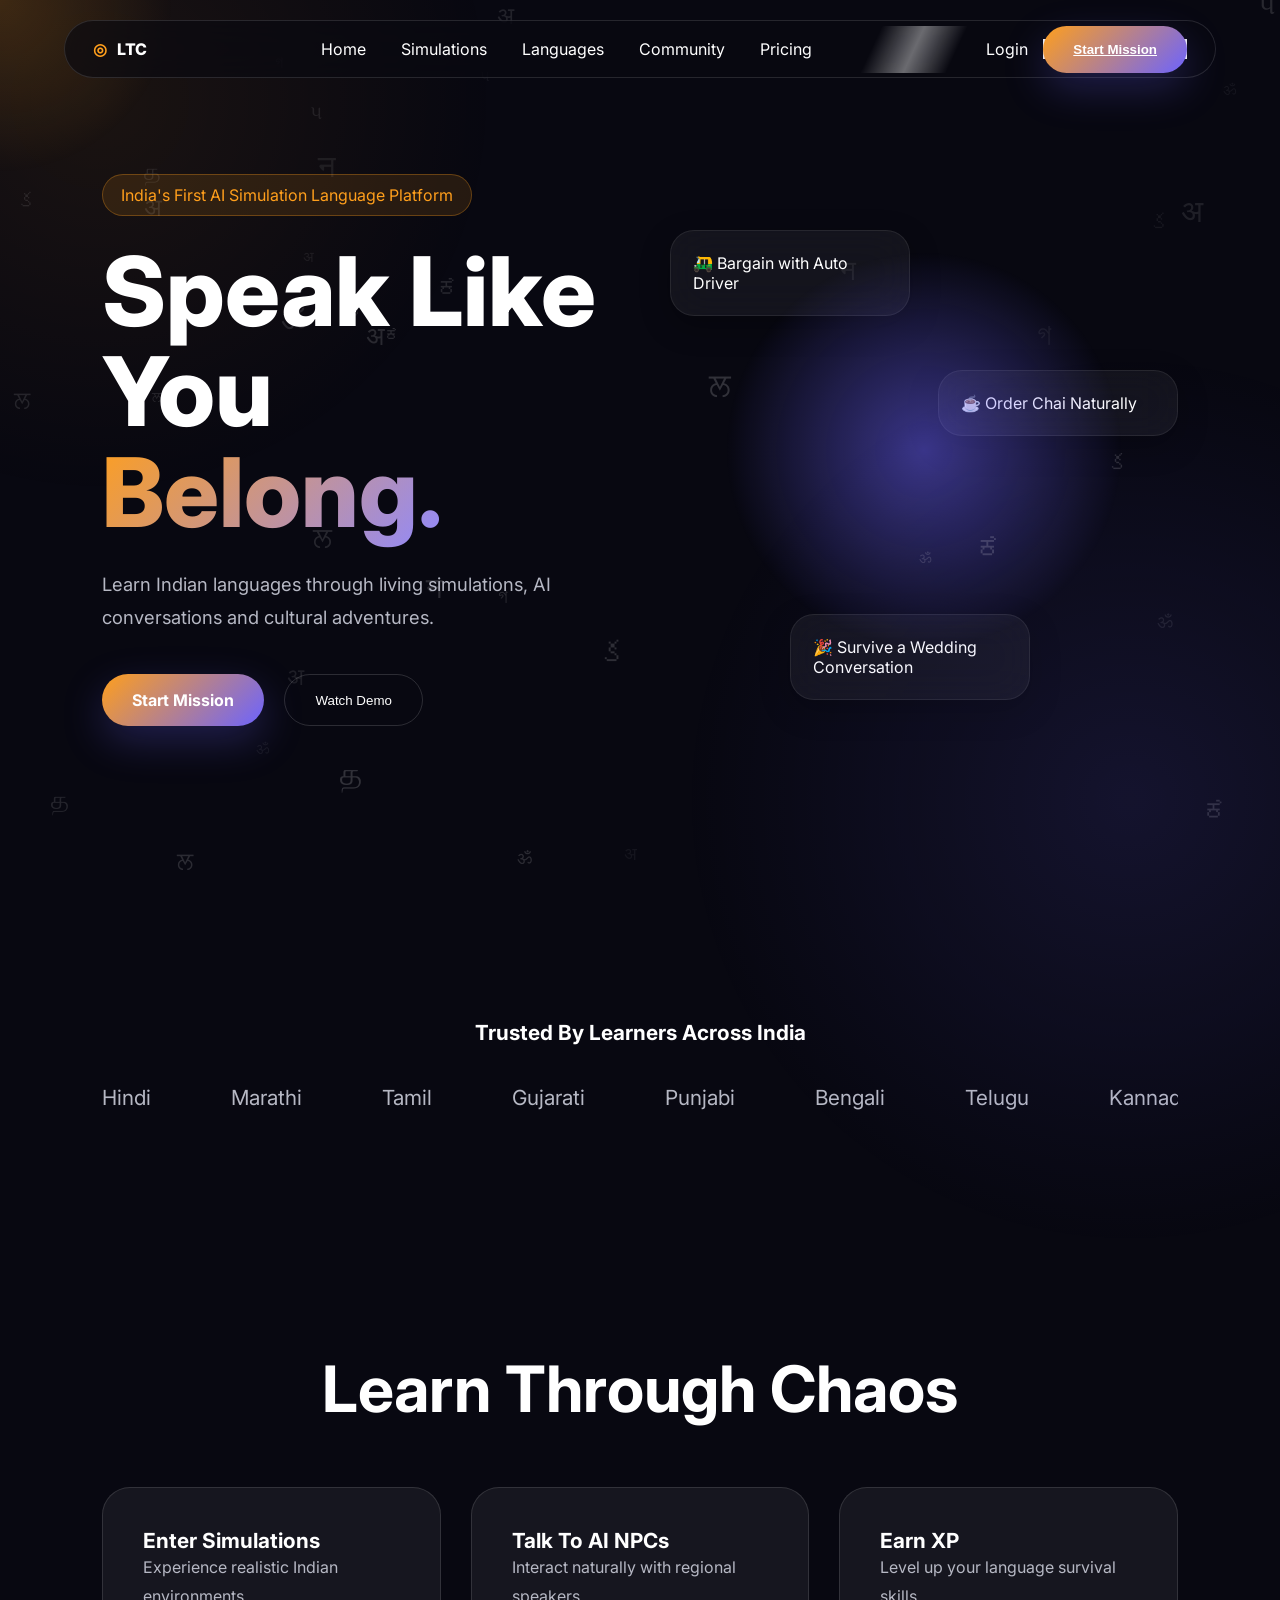
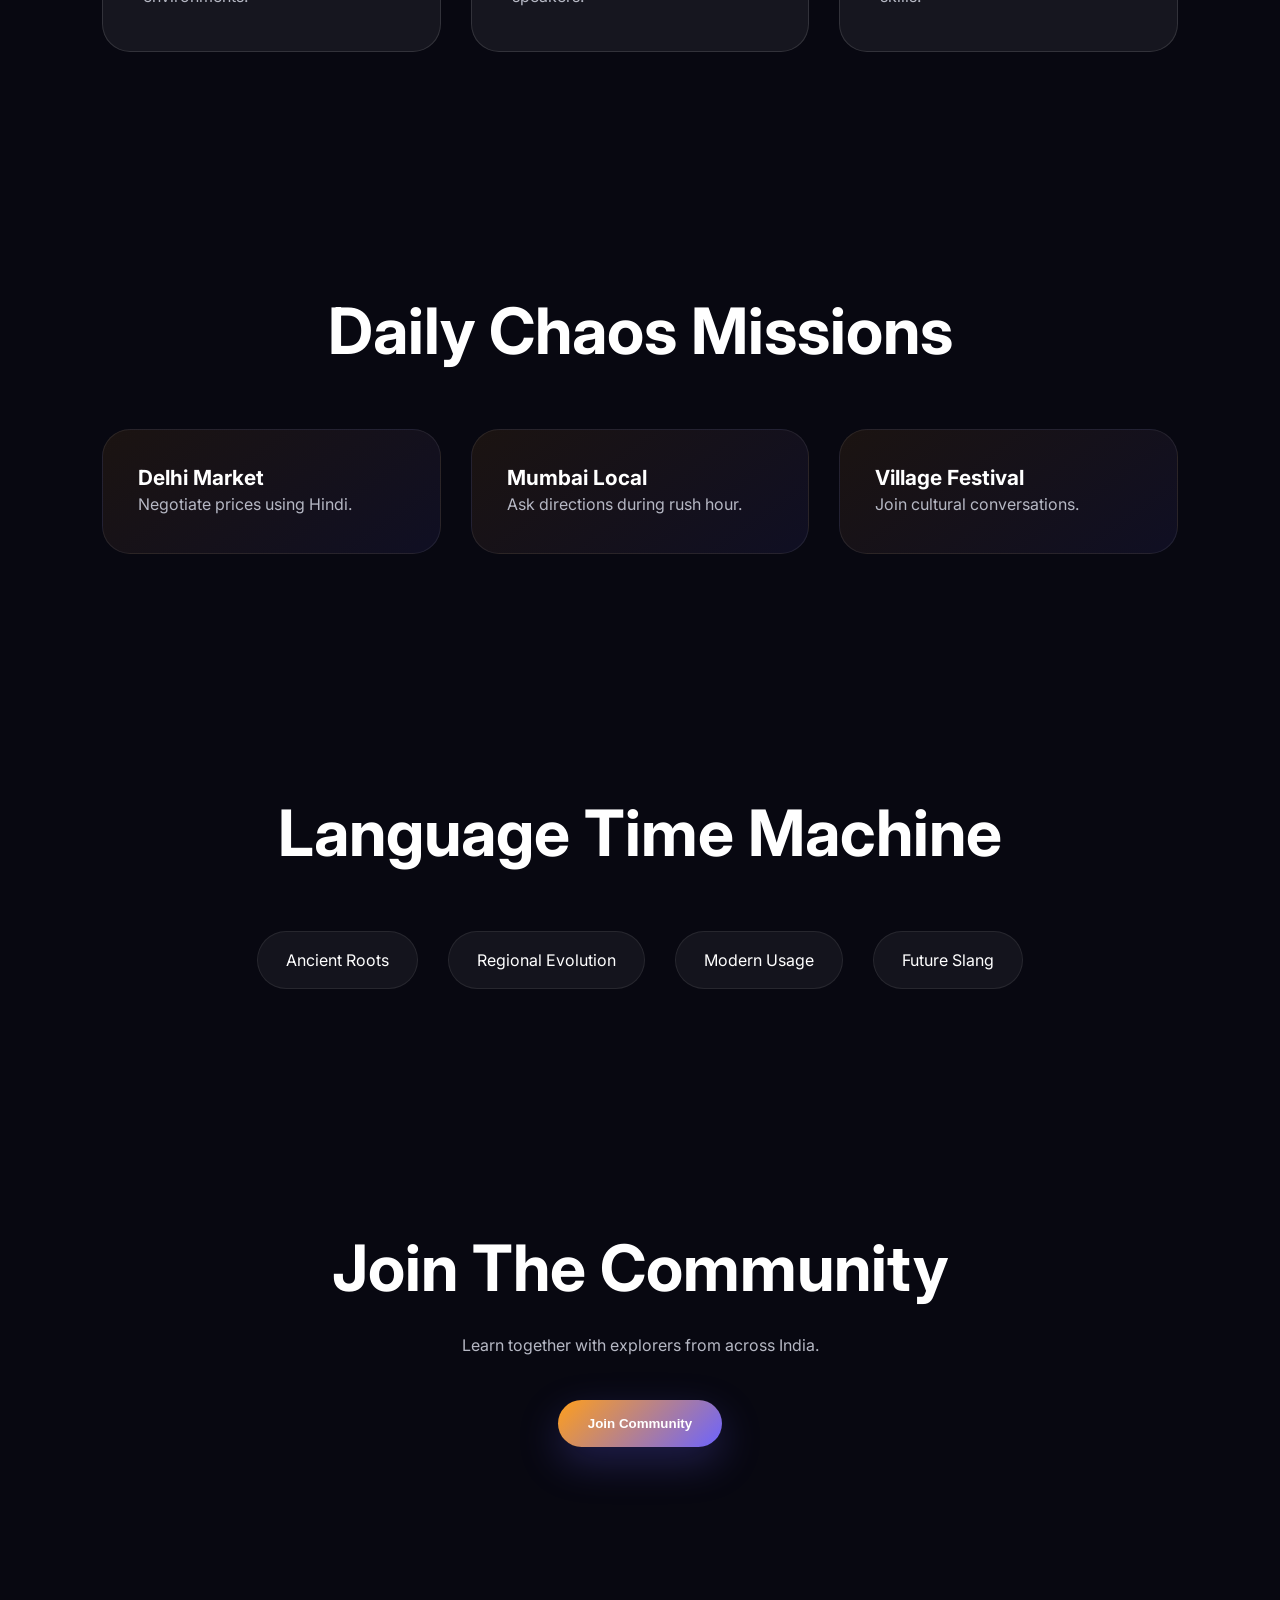
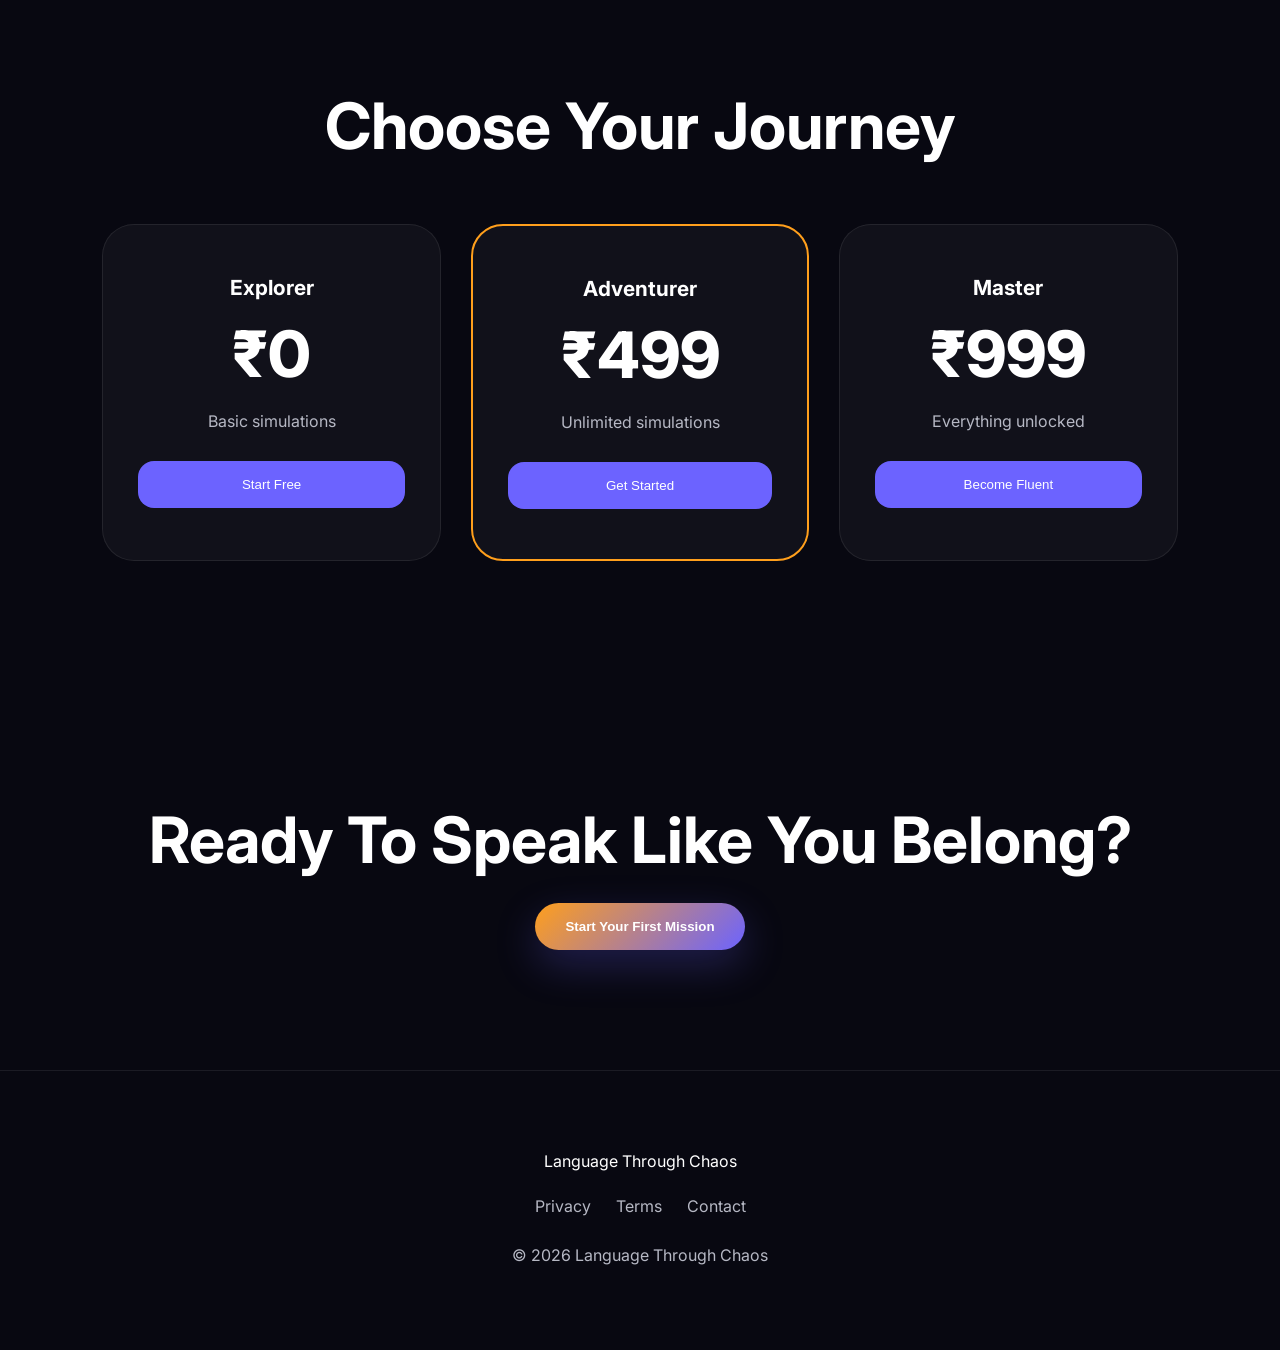
<file: index.html>
<!DOCTYPE html>
<html lang="en">

<head>

<meta charset="UTF-8">
<meta name="viewport" content="width=device-width, initial-scale=1.0">

<title>Language Through Chaos</title>

<link rel="stylesheet" href="css/style.css">
<link rel="stylesheet" href="css/animations.css">
<link rel="stylesheet" href="css/responsive.css">

<link rel="preconnect" href="https://fonts.googleapis.com">
<link href="https://fonts.googleapis.com/css2?family=Inter:wght@300;400;500;600;700;800&display=swap" rel="stylesheet">

</head>

<body>

<div class="noise"></div>

<div class="cursor-glow"></div>

<!-- NAVBAR -->

<nav class="navbar">

<div class="logo">

<span class="logo-icon">◎</span>
<span>LTC</span>

</div>

<ul class="nav-links">

<li><a href="#">Home</a></li>
<li><a href="#">Simulations</a></li>
<li><a href="#">Languages</a></li>
<li><a href="#">Community</a></li>
<li><a href="#">Pricing</a></li>

</ul>

<div class="nav-buttons">

<a href="pages/login.html"
class="ghost-btn nav-link-btn">
Login
</a>
  
<button>
<a href="pages/signup.html" class="primary-btn">
Start Mission
</a>
</button>
  
</div>

<div class="hamburger">

<span></span>
<span></span>
<span></span>

</div>

</nav>

<!-- HERO -->

<section class="hero">

<div class="hero-content">

<div class="badge">

India's First AI Simulation Language Platform

</div>

<h1>

Speak Like You
<span>Belong.</span>

</h1>

<p>

Learn Indian languages through living simulations,
AI conversations and cultural adventures.

</p>

<div class="hero-buttons">

<a href="pages/signup.html"
class="primary-btn nav-link-btn">
Start Mission
</a>

<button class="secondary-btn">
Watch Demo
</button>

</div>

</div>

<div class="hero-visual">

<div class="floating-card card1">

🛺 Bargain with Auto Driver

</div>

<div class="floating-card card2">

☕ Order Chai Naturally

</div>

<div class="floating-card card3">

🎉 Survive a Wedding Conversation

</div>

<div class="hero-orb"></div>

</div>

</section>

<!-- TRUST SECTION -->

<section class="trusted">

<h3>Trusted By Learners Across India</h3>

<div class="marquee">

<div class="marquee-track">

<span>Hindi</span>
<span>Marathi</span>
<span>Tamil</span>
<span>Gujarati</span>
<span>Punjabi</span>
<span>Bengali</span>
<span>Telugu</span>
<span>Kannada</span>

</div>

</div>

</section>

<!-- FEATURES -->

<section class="features">

<h2>Learn Through Chaos</h2>

<div class="feature-grid">

<div class="feature-card">

<h3>Enter Simulations</h3>

<p>

Experience realistic Indian environments.

</p>

</div>

<div class="feature-card">

<h3>Talk To AI NPCs</h3>

<p>

Interact naturally with regional speakers.

</p>

</div>

<div class="feature-card">

<h3>Earn XP</h3>

<p>

Level up your language survival skills.

</p>

</div>

</div>

</section>

<!-- CHAOS MISSIONS -->

<section class="missions">

<h2>Daily Chaos Missions</h2>

<div class="mission-grid">

<div class="mission-card">

<h3>Delhi Market</h3>

<p>

Negotiate prices using Hindi.

</p>

</div>

<div class="mission-card">

<h3>Mumbai Local</h3>

<p>

Ask directions during rush hour.

</p>

</div>

<div class="mission-card">

<h3>Village Festival</h3>

<p>

Join cultural conversations.

</p>

</div>

</div>

</section>

<!-- TIMELINE -->

<section class="timeline">

<h2>Language Time Machine</h2>

<div class="timeline-wrapper">

<div class="timeline-item">

Ancient Roots

</div>

<div class="timeline-item">

Regional Evolution

</div>

<div class="timeline-item">

Modern Usage

</div>

<div class="timeline-item">

Future Slang

</div>

</div>

</section>

<!-- COMMUNITY -->

<section class="community">

<h2>Join The Community</h2>

<p>

Learn together with explorers from across India.

</p>

<button class="primary-btn">

Join Community

</button>

</section>

<!-- PRICING -->

<section class="pricing">

<h2>Choose Your Journey</h2>

<div class="pricing-grid">

<div class="price-card">

<h3>Explorer</h3>

<h1>₹0</h1>

<p>Basic simulations</p>

<button>Start Free</button>

</div>

<div class="price-card featured">

<h3>Adventurer</h3>

<h1>₹499</h1>

<p>Unlimited simulations</p>

<button>Get Started</button>

</div>

<div class="price-card">

<h3>Master</h3>

<h1>₹999</h1>

<p>Everything unlocked</p>

<button>Become Fluent</button>

</div>

</div>

</section>

<!-- CTA -->

<section class="final-cta">

<h2>

Ready To Speak Like You Belong?

</h2>

<button class="primary-btn">

Start Your First Mission

</button>

</section>

<!-- FOOTER -->

<footer>

<div class="footer-logo">

Language Through Chaos

</div>

<div class="footer-links">

<a href="#">Privacy</a>
<a href="#">Terms</a>
<a href="#">Contact</a>

</div>

<p>

© 2026 Language Through Chaos

</p>

</footer>

<script src="js/app.js"></script>
<script src="js/animations.js"></script>
<script src="js/particles.js"></script>

</body>
</html>
</file>
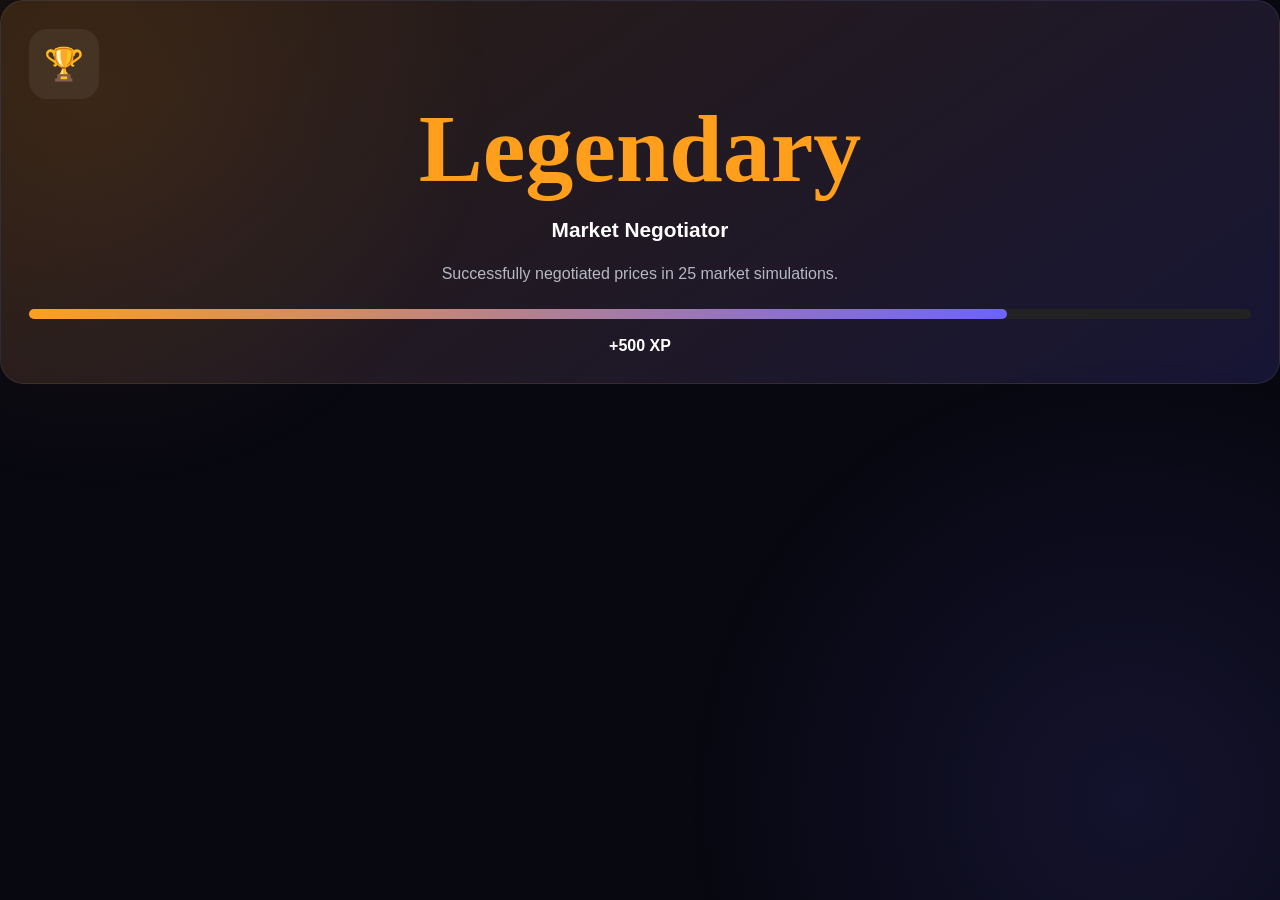
<file: pages/achievements.html>
<!DOCTYPE html>
<html lang="en">

<head>

<meta charset="UTF-8">
<meta name="viewport" content="width=device-width, initial-scale=1.0">

<title>Achievements</title>

<link rel="stylesheet" href="../css/style.css">
<link rel="stylesheet" href="../css/animations.css">
<link rel="stylesheet" href="../css/responsive.css">

</head>

<body><div class="achievement-card legendary">

    <div class="achievement-top">

        <div class="achievement-icon">
            🏆
        </div>

        <span class="rarity" style = "font-family: Baguet Script">
           <h1><b> Legendary </b></h1>
        </span>

    </div>
    <br>
    <h3>Market Negotiator</h3>
    </br>
    <p>
        Successfully negotiated prices in
        25 market simulations.
    </p>

    <div class="achievement-progress">

        <div class="progress-fill"></div>

    </div>

    <span class="xp">
        <b>
       <br> +500 XP </br>
        </b>
    </span>

</div>
</file>
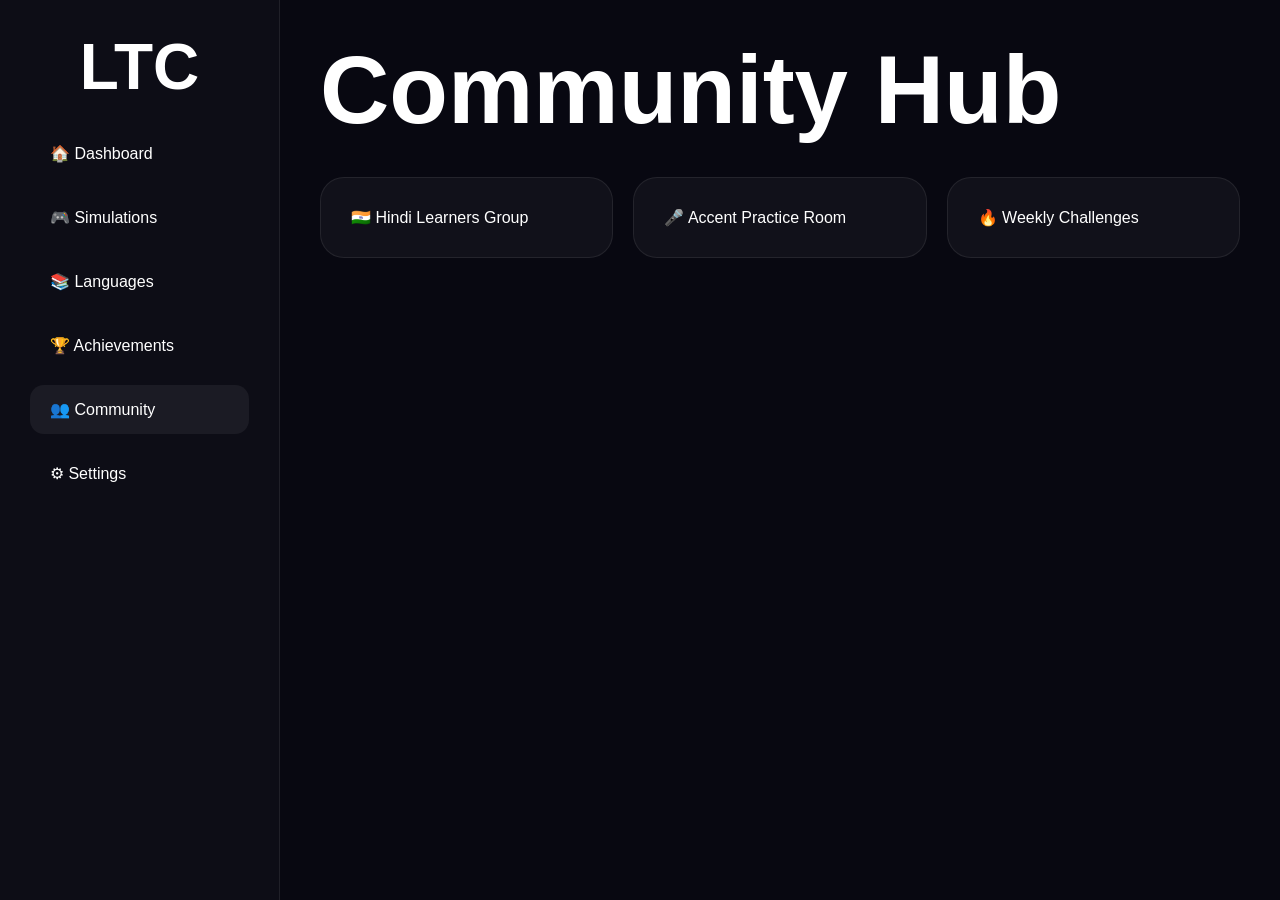
<file: pages/community.html>
<!DOCTYPE html>
<html>
<head>

<title>Community</title>

<link rel="stylesheet" href="../css/style.css">

</head>

<body>

<div class="dashboard">

<aside class="sidebar">

<h2>LTC</h2>

<nav>

<a href="dashboard.html">🏠 Dashboard</a>
<a href="simulations.html">🎮 Simulations</a>
<a href="languages.html">📚 Languages</a>
<a href="achievements.html">🏆 Achievements</a>
<a href="community.html" class="active-link">👥 Community</a>
<a href="settings.html">⚙ Settings</a>

</nav>

</aside>

<main class="dashboard-main">

<h1>Community Hub</h1>
<br></br>

<div class="chaos-grid">

<div class="chaos-card">
🇮🇳 Hindi Learners Group
</div>

<div class="chaos-card">
🎤 Accent Practice Room
</div>

<div class="chaos-card">
🔥 Weekly Challenges
</div>

</div>

</main>

</div>

</body>
</html>
</file>
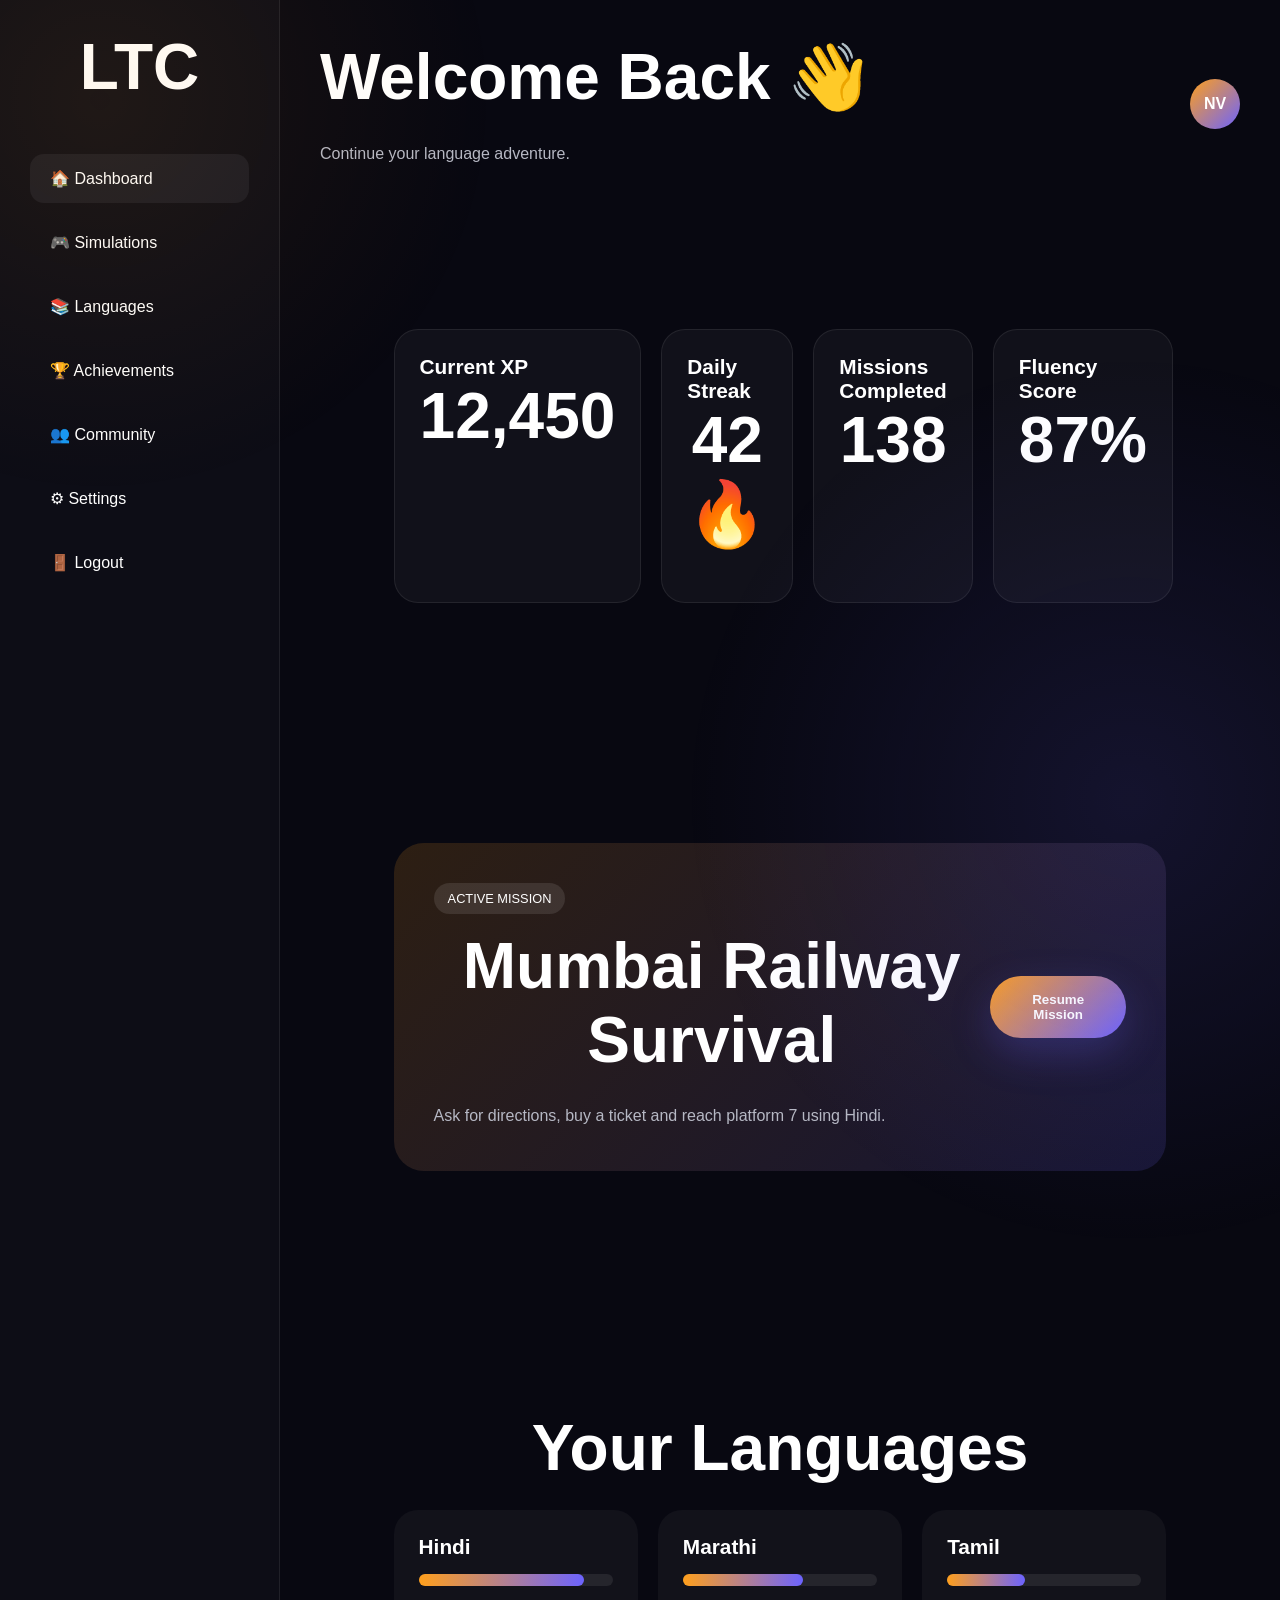
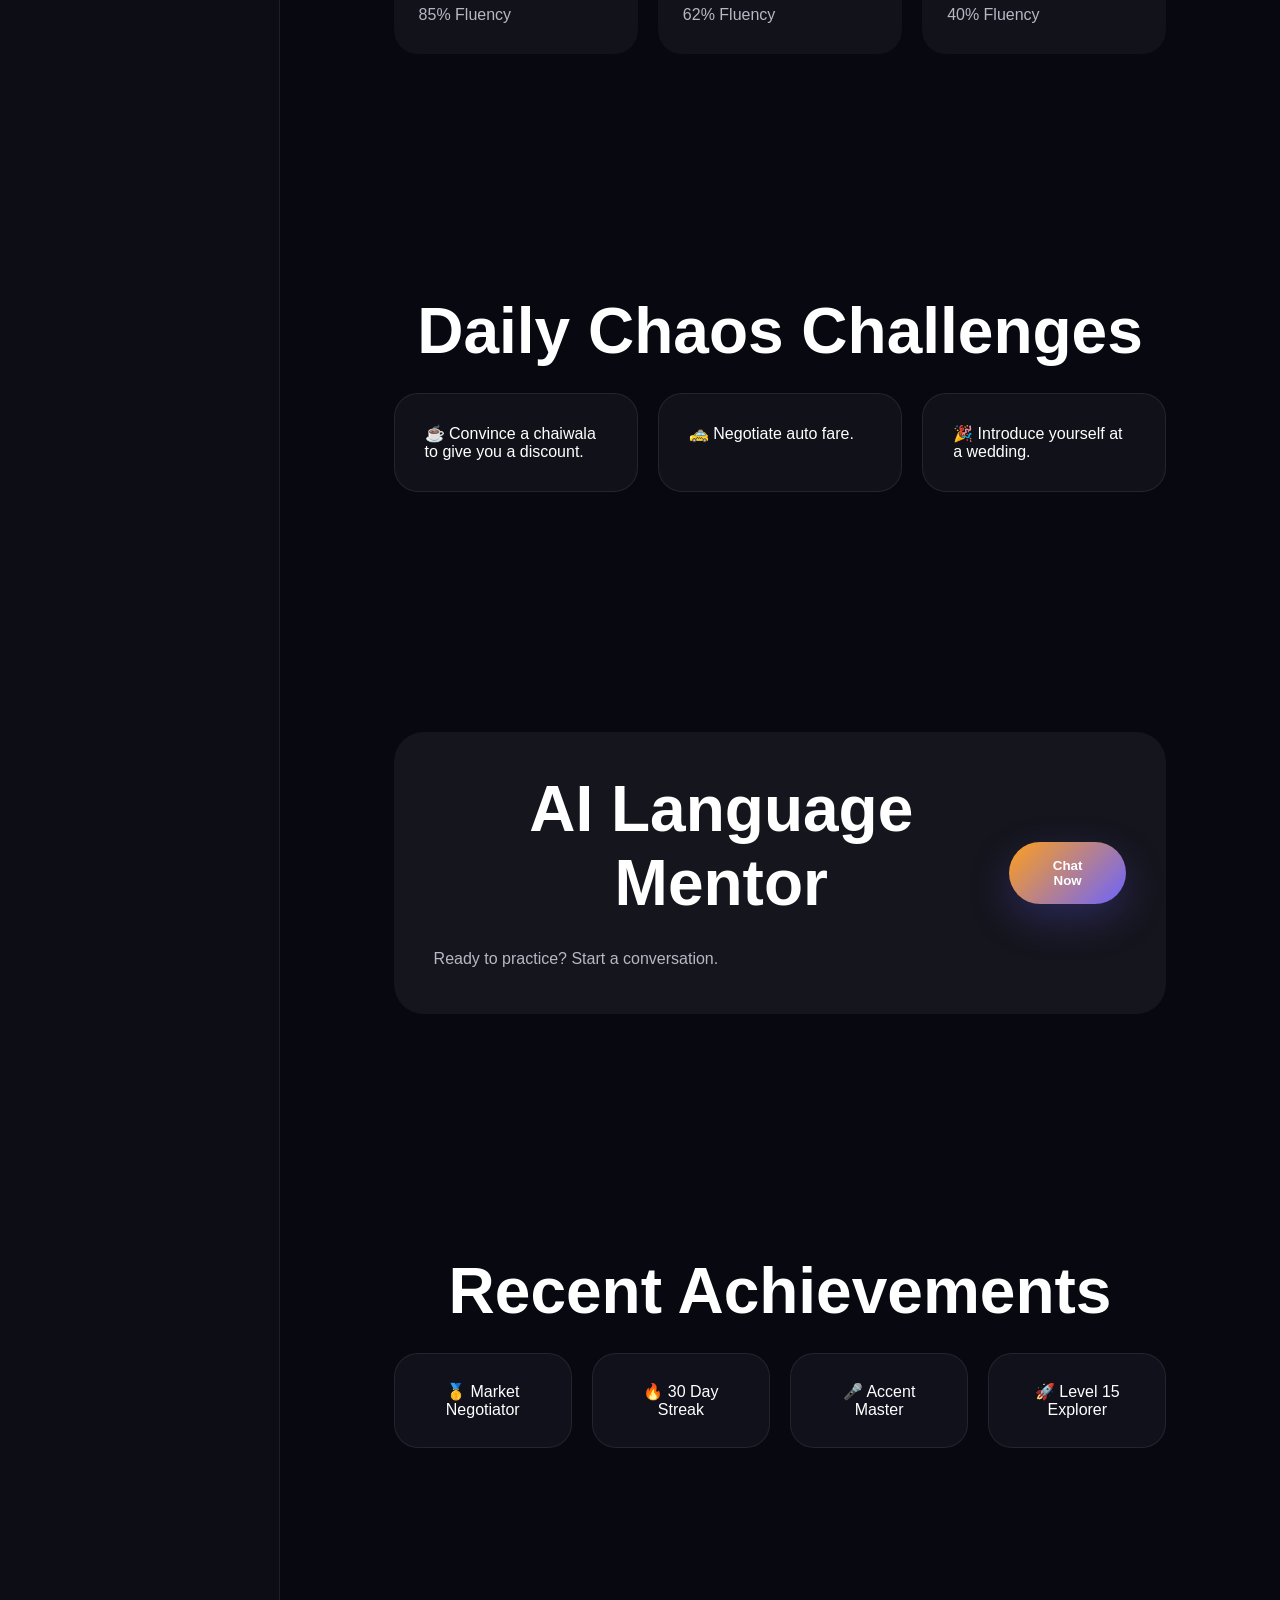
<file: pages/dashboard.html>
<!DOCTYPE html>
<html lang="en">

<head>

<meta charset="UTF-8">
<meta name="viewport" content="width=device-width, initial-scale=1.0">

<title>LTC Dashboard</title>

<link rel="stylesheet" href="../css/style.css">
<link rel="stylesheet" href="../css/animations.css">
<link rel="stylesheet" href="../css/responsive.css">

</head>

<body>

<div class="dashboard">

    <!-- SIDEBAR -->

    <aside class="sidebar">

        <div class="sidebar-logo">

            <h2>LTC</h2>

        </div>

        <nav>

<a href="dashboard.html" class="active-link">
🏠 Dashboard
</a>

<a href="simulations.html">
🎮 Simulations
</a>

<a href="languages.html">
📚 Languages
</a>

<a href="achievements.html">
🏆 Achievements
</a>

<a href="community.html">
👥 Community
</a>

<a href="settings.html">
⚙ Settings
</a>

<a href="../index.html">
🚪 Logout
</a>

</nav>
    </aside>

    <!-- MAIN -->

    <main class="dashboard-main">

        <!-- TOP BAR -->

        <div class="topbar">

            <div>

                <h2>
                    Welcome Back 👋
                </h2>

                <p>
                    Continue your language adventure.
                </p>

            </div>

            <div class="profile-chip">

                NV
            </div>

        </div>

        <!-- STATS -->

        <section class="stats-grid">

            <div class="stat-card">

                <h3>Current XP</h3>

                <h2>12,450</h2>

            </div>

            <div class="stat-card">

                <h3>Daily Streak</h3>

                <h2>42 🔥</h2>

            </div>

            <div class="stat-card">

                <h3>Missions Completed</h3>

                <h2>138</h2>

            </div>

            <div class="stat-card">

                <h3>Fluency Score</h3>

                <h2>87%</h2>

            </div>

        </section>

        <!-- ACTIVE MISSION -->

        <section class="active-mission">

            <div class="mission-banner">

                <div>

                    <span class="mission-tag">

                    ACTIVE MISSION

                    </span>

                    <h2>
                        Mumbai Railway Survival
                    </h2>

                    <p>

                    Ask for directions, buy a ticket
                    and reach platform 7 using Hindi.

                    </p>

                </div>

                <button class="primary-btn">

                Resume Mission

                </button>

            </div>

        </section>

        <!-- LANGUAGES -->

        <section>

            <h2>Your Languages</h2>

            <div class="language-grid">

                <div class="language-card">

                    <h3>Hindi</h3>

                    <div class="progress-bar">

                        <div style="width:85%"></div>

                    </div>

                    <p>85% Fluency</p>

                </div>

                <div class="language-card">

                    <h3>Marathi</h3>

                    <div class="progress-bar">

                        <div style="width:62%"></div>

                    </div>

                    <p>62% Fluency</p>

                </div>

                <div class="language-card">

                    <h3>Tamil</h3>

                    <div class="progress-bar">

                        <div style="width:40%"></div>

                    </div>

                    <p>40% Fluency</p>

                </div>

            </div>

        </section>

        <!-- DAILY CHAOS -->

        <section>

            <h2>Daily Chaos Challenges</h2>

            <div class="chaos-grid">

                <div class="chaos-card">

                    ☕ Convince a chaiwala
                    to give you a discount.

                </div>

                <div class="chaos-card">

                    🚕 Negotiate auto fare.

                </div>

                <div class="chaos-card">

                    🎉 Introduce yourself
                    at a wedding.

                </div>

            </div>

        </section>

        <!-- AI TUTOR -->

        <section>

            <div class="ai-tutor">

                <div>

                    <h2>AI Language Mentor</h2>

                    <p>

                    Ready to practice?
                    Start a conversation.

                    </p>

                </div>

                <button class="primary-btn">

                Chat Now

                </button>

            </div>

        </section>

        <!-- ACHIEVEMENTS -->

        <section>

            <h2>Recent Achievements</h2>

            <div class="achievement-grid">

                <div class="achievement-card">

                    🥇 Market Negotiator

                </div>

                <div class="achievement-card">

                    🔥 30 Day Streak

                </div>

                <div class="achievement-card">

                    🎤 Accent Master

                </div>

                <div class="achievement-card">

                    🚀 Level 15 Explorer

                </div>

            </div>

        </section>

    </main>

</div>

</body>
</html>
</file>
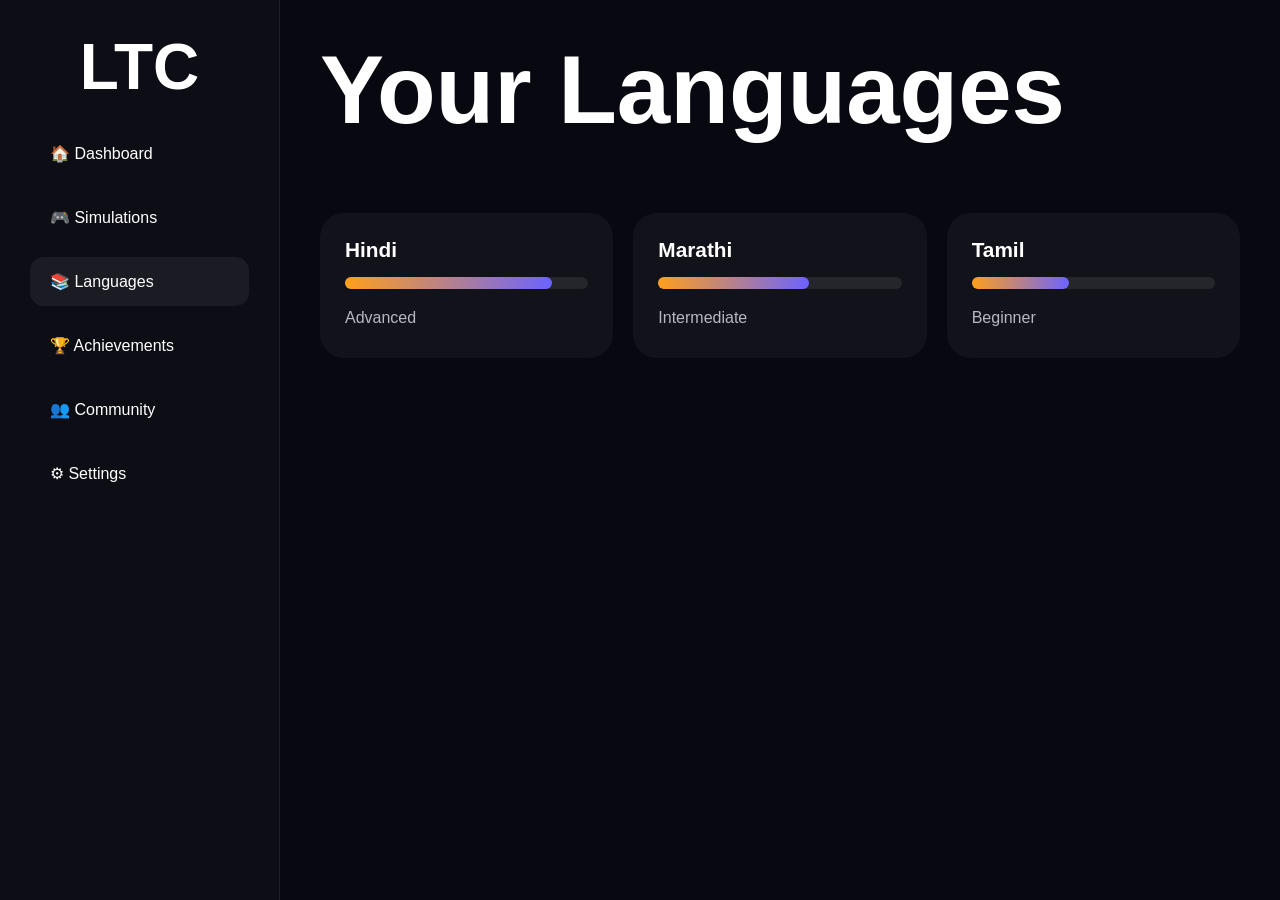
<file: pages/languages.html>
<!DOCTYPE html>
<html>
<head>

<title>Languages</title>

<link rel="stylesheet" href="../css/style.css">

</head>

<body>

<div class="dashboard">

<aside class="sidebar">

<h2>LTC</h2>

<nav>

<a href="dashboard.html">🏠 Dashboard</a>
<a href="simulations.html">🎮 Simulations</a>
<a href="languages.html" class="active-link">📚 Languages</a>
<a href="achievements.html">🏆 Achievements</a>
<a href="community.html">👥 Community</a>
<a href="settings.html">⚙ Settings</a>

</nav>

</aside>

<main class="dashboard-main">

<h1>Your Languages</h1>
<br> </br>
<br> </br>

<div class="language-grid">

<div class="language-card">

<h3>Hindi</h3>

<div class="progress-bar">
<div style="width:85%"></div>
</div>

<p>Advanced</p>

</div>

<div class="language-card">

<h3>Marathi</h3>

<div class="progress-bar">
<div style="width:62%"></div>
</div>

<p>Intermediate</p>

</div>

<div class="language-card">

<h3>Tamil</h3>

<div class="progress-bar">
<div style="width:40%"></div>
</div>

<p>Beginner</p>

</div>

</div>

</main>

</div>

</body>
</html>
</file>
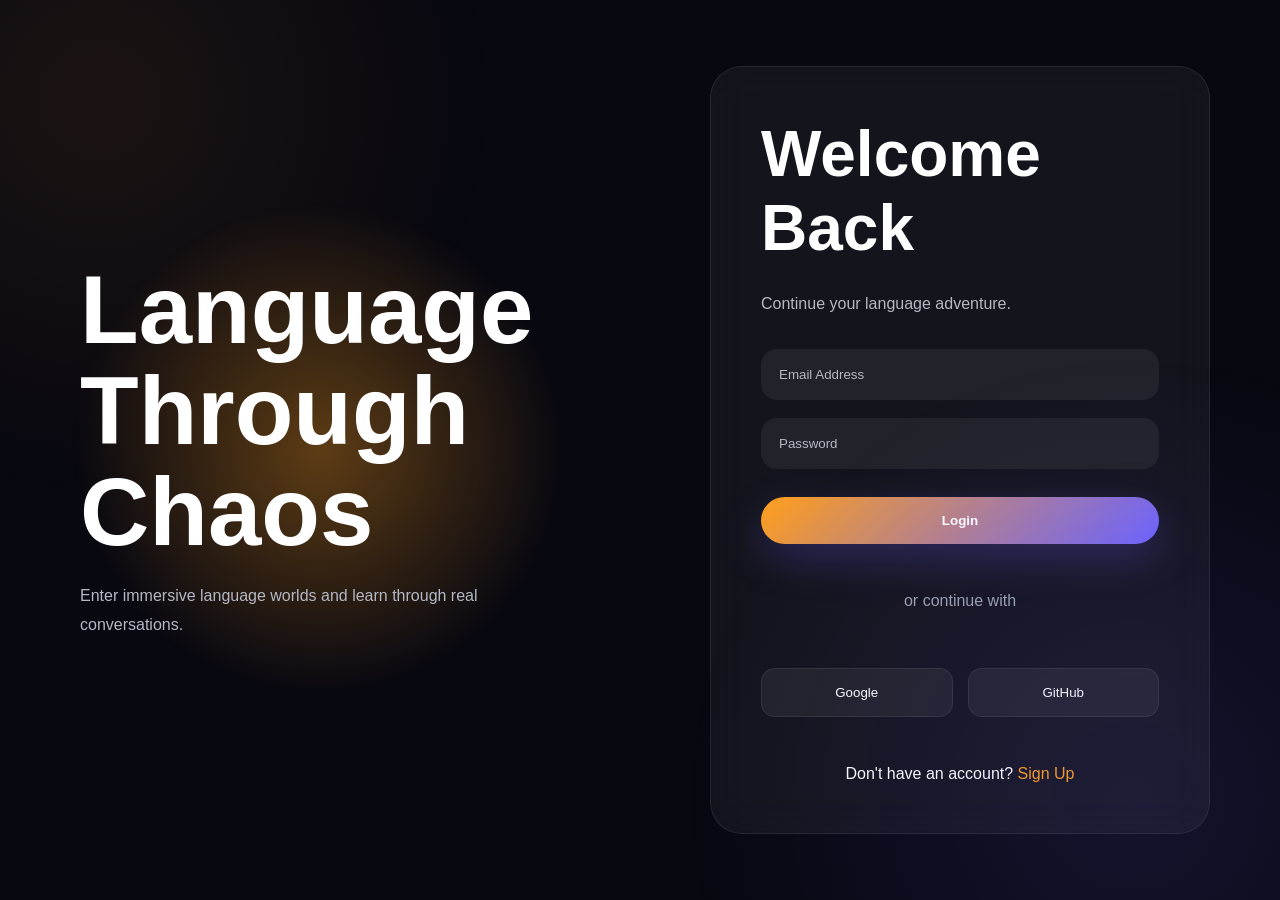
<file: pages/login.html>
<!DOCTYPE html>
<html lang="en">

<head>

<meta charset="UTF-8">
<meta name="viewport" content="width=device-width, initial-scale=1.0">

<title>LTC Login</title>

<link rel="stylesheet" href="../css/style.css">
<link rel="stylesheet" href="../css/animations.css">
<link rel="stylesheet" href="../css/responsive.css">

</head>

<body>

<div class="auth-container">

    <div class="auth-left">

        <div class="auth-brand">

            <h1>Language Through Chaos</h1>

            <p>
                Enter immersive language worlds and
                learn through real conversations.
            </p>

        </div>

        <div class="auth-orb"></div>

    </div>

    <div class="auth-right">

        <div class="auth-card">

            <h2>Welcome Back</h2>

            <p>
                Continue your language adventure.
            </p>

           <form id="loginForm">

                <input
                type="email"
                placeholder="Email Address">

                <input
                type="password"
                placeholder="Password">

                <button
                type="submit"
                class="primary-btn">

                Login

                </button>

            <form id="loginForm">

            <div class="divider">

                <span>or continue with</span>

            </div>

            <div class="social-auth">

                <button class="social-btn">
                    Google
                </button>

                <button class="social-btn">
                    GitHub
                </button>

            </div>

            <div class="auth-footer">

                Don't have an account?

                <a href="signup.html">
                Sign Up
                </a>

            </div>

        </div>

    </div>

</div>
<script>

document
.getElementById("loginForm")
.addEventListener("submit", function(e){

    e.preventDefault();

    window.location.href =
    "dashboard.html";

});

</script>
</body>
</html>
</file>
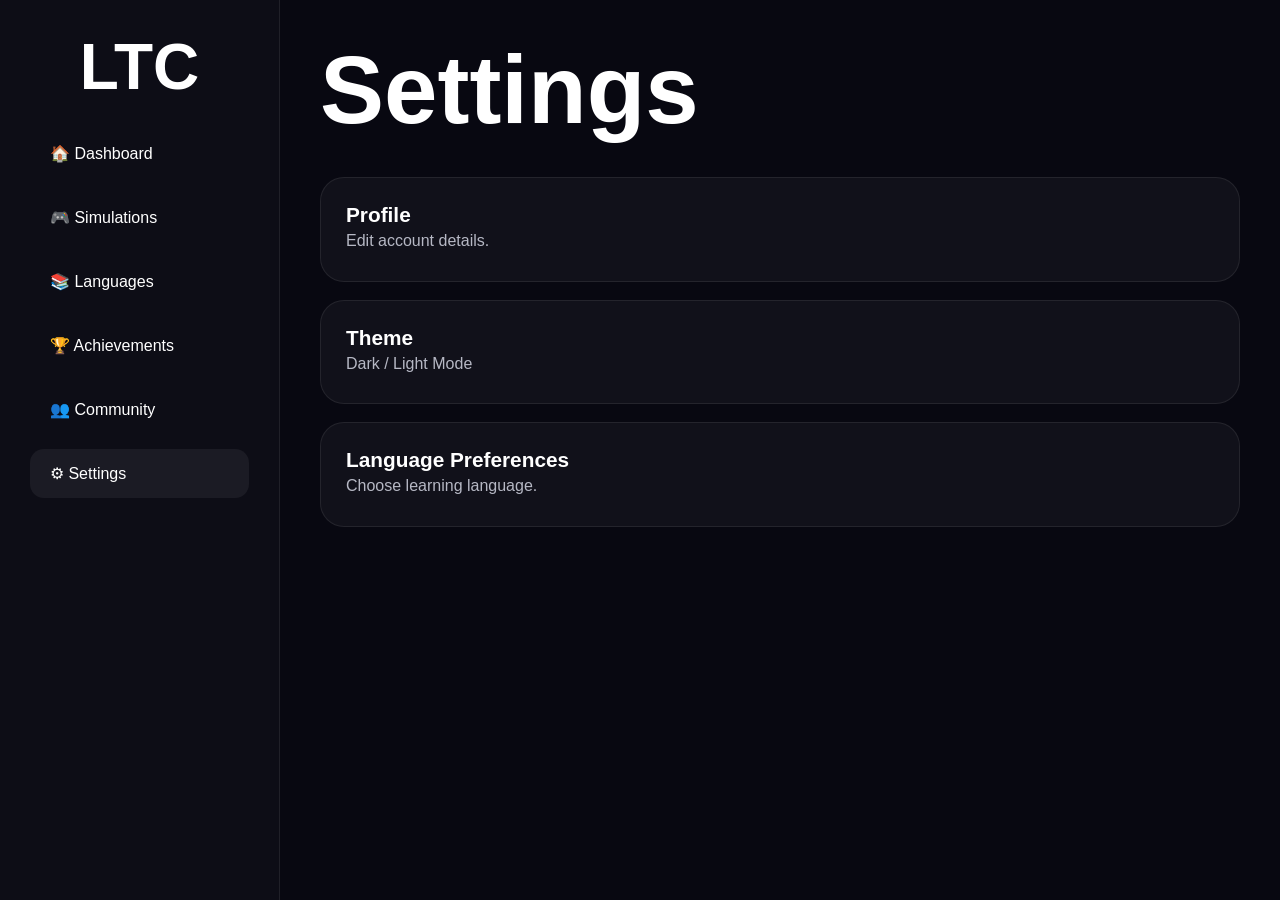
<file: pages/settings.html>
<!DOCTYPE html>
<html>
<head>

<title>Settings</title>

<link rel="stylesheet" href="../css/style.css">

</head>

<body>

<div class="dashboard">

<aside class="sidebar">

<h2>LTC</h2>

<nav>

<a href="dashboard.html">🏠 Dashboard</a>
<a href="simulations.html">🎮 Simulations</a>
<a href="languages.html">📚 Languages</a>
<a href="achievements.html">🏆 Achievements</a>
<a href="community.html">👥 Community</a>
<a href="settings.html" class="active-link">⚙ Settings</a>

</nav>

</aside>

<main class="dashboard-main">

<h1>Settings</h1>
<br></br>

<div class="stat-card">

<h3>Profile</h3>

<p>Edit account details.</p>

</div>

<br>

<div class="stat-card">

<h3>Theme</h3>

<p>Dark / Light Mode</p>

</div>

<br>

<div class="stat-card">

<h3>Language Preferences</h3>

<p>Choose learning language.</p>

</div>

</main>

</div>

</body>
</html>
</file>
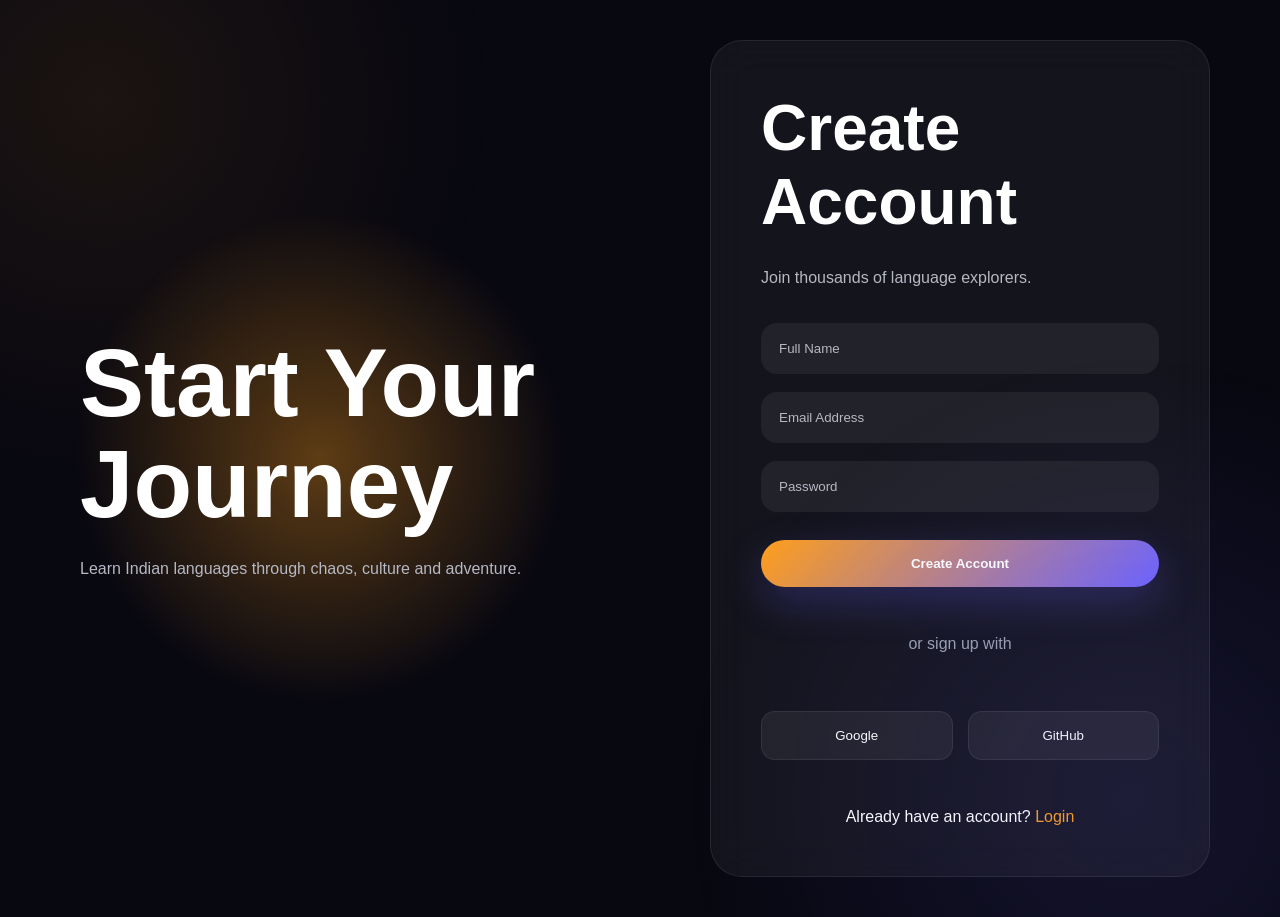
<file: pages/signup.html>
<!DOCTYPE html>
<html lang="en">

<head>

<meta charset="UTF-8">
<meta name="viewport"
content="width=device-width, initial-scale=1.0">

<title>LTC Signup</title>

<link rel="stylesheet" href="../css/style.css">
<link rel="stylesheet" href="../css/animations.css">
<link rel="stylesheet" href="../css/responsive.css">

</head>

<body>

<div class="auth-container">

    <div class="auth-left">

        <div class="auth-brand">

            <h1>Start Your Journey</h1>

            <p>

            Learn Indian languages through
            chaos, culture and adventure.

            </p>

        </div>

        <div class="auth-orb"></div>

    </div>

    <div class="auth-right">

        <div class="auth-card">

            <h2>Create Account</h2>

            <p>

            Join thousands of language explorers.

            </p>

            <form id="signupForm">

                <input
                type="text"
                placeholder="Full Name">

                <input
                type="email"
                placeholder="Email Address">

                <input
                type="password"
                placeholder="Password">

                <button
                class="primary-btn">

                Create Account

                </button>

            <form id="signupForm">

            <div class="divider">

                <span>or sign up with</span>

            </div>

            <div class="social-auth">

                <button class="social-btn">
                    Google
                </button>

                <button class="social-btn">
                    GitHub
                </button>

            </div>

            <div class="auth-footer">

                Already have an account?

                <a href="login.html">
                Login
                </a>

            </div>

        </div>

    </div>

</div>
<script>

document
.getElementById("signupForm")
.addEventListener("submit", function(e){

    e.preventDefault();

    window.location.href =
    "dashboard.html";

});

</script>
</body>
</html>
</file>
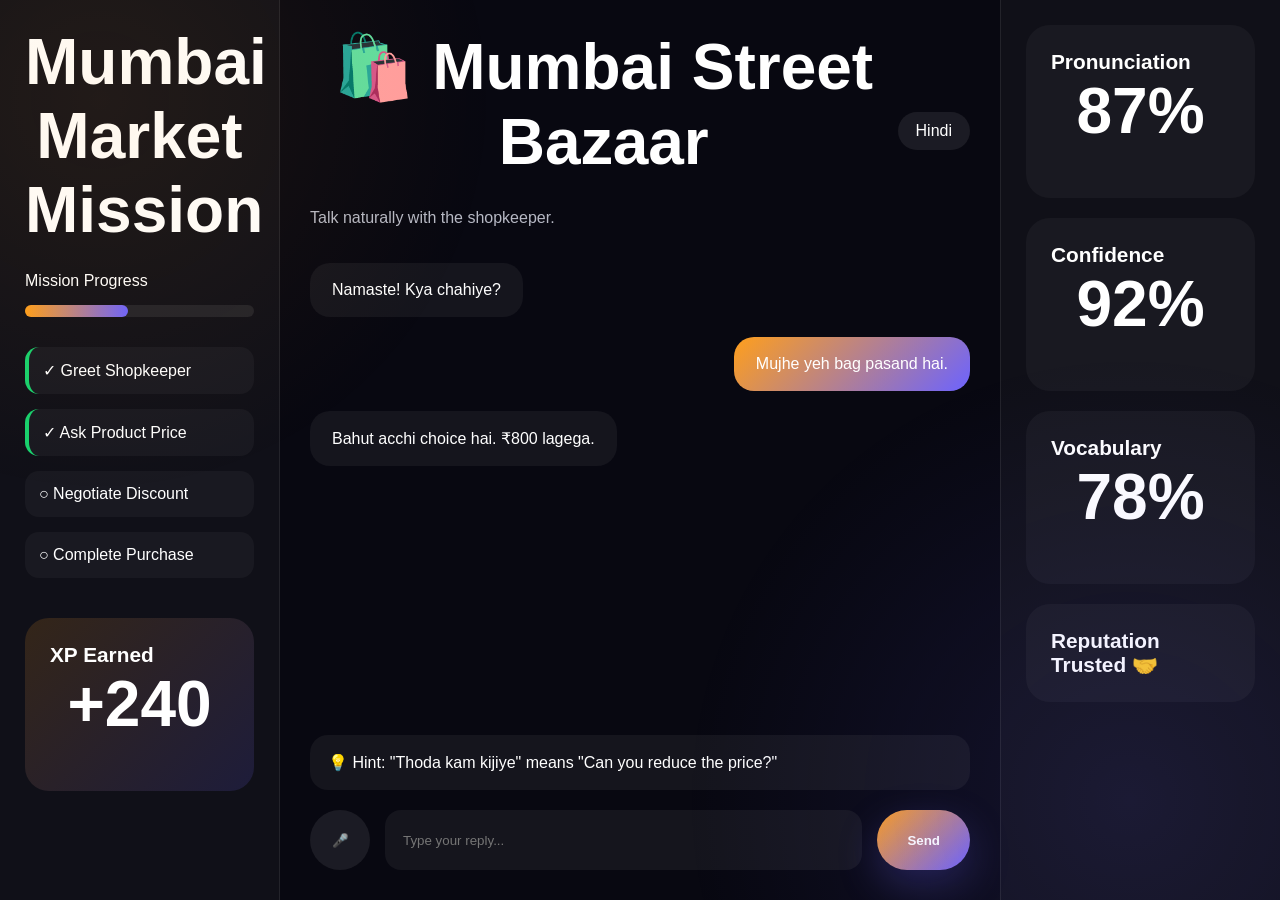
<file: pages/simulations.html>
<!DOCTYPE html>
<html lang="en">

<head>

<meta charset="UTF-8">
<meta name="viewport"
content="width=device-width, initial-scale=1.0">

<title>LTC Simulation</title>

<link rel="stylesheet"
href="../css/style.css">

<link rel="stylesheet"
href="../css/animations.css">

<link rel="stylesheet"
href="../css/responsive.css">

</head>

<body>

<div class="simulation-layout">

    <!-- LEFT PANEL -->

    <aside class="mission-sidebar">

        <h2>
            Mumbai Market Mission
        </h2>

        <div class="mission-progress">

            <span>Mission Progress</span>

            <div class="progress-bar">

                <div style="width:45%"></div>

            </div>

        </div>

        <div class="objective-list">

            <div class="objective completed">
                ✓ Greet Shopkeeper
            </div>

            <div class="objective completed">
                ✓ Ask Product Price
            </div>

            <div class="objective">
                ○ Negotiate Discount
            </div>

            <div class="objective">
                ○ Complete Purchase
            </div>

        </div>

        <div class="xp-card">

            <h3>XP Earned</h3>

            <h2>+240</h2>

        </div>

    </aside>

    <!-- MAIN CHAT -->

    <main class="simulation-main">

        <div class="scene-header">

            <div>

                <h2>
                    🛍️ Mumbai Street Bazaar
                </h2>

                <p>

                Talk naturally with
                the shopkeeper.

                </p>

            </div>

            <div class="scene-status">

                Hindi

            </div>

        </div>

        <!-- CHAT -->

        <div class="chat-area">

            <div class="npc-message">

                Namaste! Kya chahiye?

            </div>

            <div class="user-message">

                Mujhe yeh bag pasand hai.

            </div>

            <div class="npc-message">

                Bahut acchi choice hai.

                ₹800 lagega.

            </div>

        </div>

        <!-- HINTS -->

        <div class="hint-panel">

            <span>
                💡 Hint:
            </span>

            "Thoda kam kijiye"
            means
            "Can you reduce the price?"

        </div>

        <!-- INPUT -->

        <div class="chat-input">

            <button class="voice-btn">

                🎤

            </button>

            <input
            type="text"
            placeholder="Type your reply...">

            <button
            class="primary-btn">

            Send

            </button>

        </div>

    </main>

    <!-- RIGHT PANEL -->

    <aside class="simulation-insights">

        <div class="insight-card">

            <h3>
                Pronunciation
            </h3>

            <h2>
                87%
            </h2>

        </div>

        <div class="insight-card">

            <h3>
                Confidence
            </h3>

            <h2>
                92%
            </h2>

        </div>

        <div class="insight-card">

            <h3>
                Vocabulary
            </h3>

            <h2>
                78%
            </h2>

        </div>

        <div class="insight-card">

            <h3>
                Reputation
            </h3>

            <h3>
                Trusted 🤝
            </h3>

        </div>

    </aside>

</div>

</body>
</html>
</file>
<file: css/style.css>
/* ==========================================
   LTC DESIGN SYSTEM
========================================== */

:root{

    --bg:#080811;
    --surface:#11111c;
    --surface-2:#181825;

    --saffron:#ff9f1c;
    --saffron-light:#ffbf69;

    --indigo:#6c63ff;
    --indigo-light:#9089ff;

    --text:#ffffff;
    --text-soft:#b6b8c4;

    --success:#18d26e;

    --glass:rgba(255,255,255,.06);
    --glass-border:rgba(255,255,255,.12);

    --shadow:
    0 10px 30px rgba(0,0,0,.3);

    --radius-sm:12px;
    --radius-md:20px;
    --radius-lg:32px;

    --container:1300px;

    --transition:.35s ease;

}

/* ==========================================
   RESET
========================================== */

*{
    margin:0;
    padding:0;
    box-sizing:border-box;
}

html{
    scroll-behavior:smooth;
}

body{

    background:var(--bg);
    color:var(--text);

    font-family:
    'Inter',
    sans-serif;

    overflow-x:hidden;
    position:relative;
}

/* ==========================================
   NOISE TEXTURE
========================================== */

.noise{

    position:fixed;

    inset:0;

    pointer-events:none;

    opacity:.05;

    background-image:
    url("https://www.transparenttextures.com/patterns/noise-pattern-with-subtle-cross-lines.png");

    z-index:9999;
}

/* ==========================================
   CONTAINER
========================================== */

section{

    width:100%;

    padding:
    120px 8%;
}

.container{

    max-width:var(--container);
    margin:auto;
}

/* ==========================================
   CURSOR GLOW
========================================== */

.cursor-glow{

    width:350px;
    height:350px;

    border-radius:50%;

    background:
    radial-gradient(
    circle,
    rgba(255,159,28,.18),
    transparent 70%
    );

    position:fixed;

    pointer-events:none;

    left:0;
    top:0;

    transform:
    translate(-50%,-50%);

    z-index:0;
}

/* ==========================================
   TYPOGRAPHY
========================================== */

h1{

    font-size:
    clamp(3rem,8vw,6rem);

    line-height:1.05;

    font-weight:800;
}

h2{

    font-size:
    clamp(2rem,5vw,4rem);

    text-align:center;

    margin-bottom:25px;
}

h3{

    font-size:1.3rem;
    font-weight:700;
}

p{

    color:var(--text-soft);

    line-height:1.8;
}

/* ==========================================
   BUTTONS
========================================== */

button{

    border:none;
    outline:none;

    cursor:pointer;

    transition:
    var(--transition);
}

.primary-btn{

    background:
    linear-gradient(
    135deg,
    var(--saffron),
    var(--indigo)
    );

    color:white;

    padding:
    16px 30px;

    border-radius:999px;

    font-weight:700;

    box-shadow:
    0 15px 40px rgba(108,99,255,.25);
}

.primary-btn:hover{

    transform:
    translateY(-4px)
    scale(1.03);
}

.secondary-btn{

    background:transparent;

    border:
    1px solid rgba(255,255,255,.15);

    color:white;

    padding:
    16px 30px;

    border-radius:999px;
}

.secondary-btn:hover{

    background:
    rgba(255,255,255,.06);
}

.ghost-btn{

    background:none;
    color:white;
}

/* ==========================================
   NAVBAR
========================================== */

.navbar{

    position:fixed;

    top:20px;
    left:50%;

    transform:
    translateX(-50%);

    width:90%;

    max-width:1300px;

    display:flex;
    align-items:center;
    justify-content:space-between;

    padding:
    18px 28px;

    z-index:1000;

    backdrop-filter:
    blur(20px);

    background:
    rgba(10,10,18,.65);

    border:
    1px solid rgba(255,255,255,.08);

    border-radius:999px;
}

.logo{

    display:flex;
    align-items:center;
    gap:10px;

    font-weight:800;
}

.logo-icon{

    color:var(--saffron);
}

.nav-links{

    list-style:none;

    display:flex;
    gap:35px;
}

.nav-links a{

    text-decoration:none;

    color:white;

    position:relative;
}

.nav-links a::after{

    content:"";

    position:absolute;

    bottom:-6px;
    left:0;

    width:0;
    height:2px;

    background:var(--saffron);

    transition:.3s;
}

.nav-links a:hover::after{

    width:100%;
}

.nav-buttons{

    display:flex;
    gap:15px;
}

.hamburger{

    display:none;

    flex-direction:column;
    gap:5px;
}

.hamburger span{

    width:25px;
    height:2px;

    background:white;
}

/* ==========================================
   HERO
========================================== */

.hero{

    min-height:100vh;

    display:grid;

    grid-template-columns:
    1fr 1fr;

    align-items:center;

    gap:80px;
}

.hero-content{

    z-index:5;
}

.badge{

    display:inline-block;

    margin-bottom:25px;

    padding:
    10px 18px;

    border-radius:999px;

    background:
    rgba(255,159,28,.12);

    border:
    1px solid rgba(255,159,28,.3);

    color:var(--saffron);
}

.hero h1 span{

    background:
    linear-gradient(
    135deg,
    var(--saffron),
    var(--indigo-light)
    );

    -webkit-background-clip:text;
    color:transparent;
}

.hero p{

    margin:
    25px 0 40px;

    max-width:600px;

    font-size:1.15rem;
}

.hero-buttons{

    display:flex;
    gap:20px;
}

/* ==========================================
   HERO VISUAL
========================================== */

.hero-visual{

    position:relative;

    height:650px;
}

.hero-orb{

    width:450px;
    height:450px;

    border-radius:50%;

    background:
    radial-gradient(
    circle,
    rgba(108,99,255,.5),
    transparent 70%
    );

    position:absolute;

    left:50%;
    top:50%;

    transform:
    translate(-50%,-50%);
}

.floating-card{

    position:absolute;

    background:
    rgba(255,255,255,.05);

    backdrop-filter:
    blur(20px);

    border:
    1px solid rgba(255,255,255,.08);

    border-radius:24px;

    padding:
    22px;

    width:240px;

    box-shadow:
    var(--shadow);
}

.card1{
    top:80px;
    left:0;
}

.card2{
    right:0;
    top:220px;
}

.card3{
    bottom:50px;
    left:120px;
}

/* ==========================================
   TRUST SECTION
========================================== */

.trusted{

    text-align:center;
}

.marquee{

    margin-top:40px;

    overflow:hidden;
}

.marquee-track{

    display:flex;

    gap:80px;

    white-space:nowrap;

    color:var(--text-soft);

    font-size:1.3rem;
}

/* ==========================================
   FEATURES
========================================== */

.feature-grid{

    display:grid;

    grid-template-columns:
    repeat(3,1fr);

    gap:30px;

    margin-top:60px;
}

.feature-card{

    padding:40px;

    background:
    var(--glass);

    border:
    1px solid var(--glass-border);

    border-radius:28px;

    transition:.35s;
}

.feature-card:hover{

    transform:
    translateY(-10px);

    border-color:
    rgba(255,159,28,.4);
}

/* ==========================================
   MISSIONS
========================================== */

.mission-grid{

    display:grid;

    grid-template-columns:
    repeat(3,1fr);

    gap:30px;

    margin-top:60px;
}

.mission-card{

    padding:35px;

    border-radius:28px;

    background:
    linear-gradient(
    145deg,
    rgba(255,159,28,.08),
    rgba(108,99,255,.08)
    );

    border:
    1px solid rgba(255,255,255,.08);
}

/* ==========================================
   TIMELINE
========================================== */

.timeline-wrapper{

    display:flex;

    justify-content:center;

    gap:30px;

    flex-wrap:wrap;

    margin-top:60px;
}

.timeline-item{

    padding:
    18px 28px;

    border-radius:999px;

    background:
    rgba(255,255,255,.05);

    border:
    1px solid rgba(255,255,255,.08);
}

/* ==========================================
   COMMUNITY
========================================== */

.community{

    text-align:center;
}

.community p{

    max-width:700px;

    margin:
    auto auto 40px;
}

/* ==========================================
   PRICING
========================================== */

.pricing-grid{

    display:grid;

    grid-template-columns:
    repeat(3,1fr);

    gap:30px;

    margin-top:60px;
}

.price-card{

    text-align:center;

    padding:50px 35px;

    border-radius:32px;

    background:
    rgba(255,255,255,.04);

    border:
    1px solid rgba(255,255,255,.08);
}

.price-card h1{

    font-size:4rem;

    margin:20px 0;
}

.price-card button{

    margin-top:25px;

    width:100%;

    padding:16px;

    border-radius:16px;

    background:
    var(--indigo);

    color:white;
}

.featured{

    border:
    2px solid var(--saffron);

    transform:
    scale(1.05);
}

/* ==========================================
   CTA
========================================== */

.final-cta{

    text-align:center;
}

/* ==========================================
   FOOTER
========================================== */

footer{

    padding:80px 8%;

    border-top:
    1px solid rgba(255,255,255,.08);

    text-align:center;
}

.footer-links{

    display:flex;
    justify-content:center;
    gap:25px;

    margin:
    25px 0;
}

.footer-links a{

    text-decoration:none;
    color:var(--text-soft);
}
.active{
    opacity:1 !important;
}

.nav-links a.active{
    color:var(--saffron);
}
/* ==========================================
   AUTH PAGES
========================================== */

.auth-container{

    min-height:100vh;

    display:grid;

    grid-template-columns:
    1fr 1fr;
}

.auth-left{

    position:relative;

    overflow:hidden;

    display:flex;

    justify-content:center;
    align-items:center;

    padding:80px;
}

.auth-brand{

    max-width:500px;

    z-index:5;
}

.auth-brand h1{

    margin-bottom:20px;
}

.auth-orb{

    position:absolute;

    width:500px;
    height:500px;

    border-radius:50%;

    background:
    radial-gradient(
    circle,
    rgba(255,159,28,.35),
    transparent 70%
    );

    animation:
    pulseOrb 8s infinite;
}

.auth-right{

    display:flex;

    justify-content:center;
    align-items:center;

    padding:40px;
}

.auth-card{

    width:100%;

    max-width:500px;

    padding:50px;

    background:
    rgba(255,255,255,.05);

    backdrop-filter:
    blur(20px);

    border:
    1px solid rgba(255,255,255,.08);

    border-radius:32px;
}

.auth-card h2{

    text-align:left;
}

.auth-card p{

    margin-bottom:30px;
}

.auth-card form{

    display:flex;

    flex-direction:column;

    gap:18px;
}

.auth-card input{

    width:100%;

    padding:18px;

    border:none;

    outline:none;

    border-radius:16px;

    background:
    rgba(255,255,255,.06);

    color:white;
}

.auth-card input::placeholder{

    color:#b6b8c4;
}

.auth-card button{

    margin-top:10px;
}

.divider{

    text-align:center;

    margin:30px 0;

    color:#9ca3af;
}

.social-auth{

    display:flex;

    gap:15px;
}

.social-btn{

    flex:1;

    padding:16px;

    border-radius:14px;

    background:
    rgba(255,255,255,.06);

    color:white;

    border:
    1px solid rgba(255,255,255,.08);
}

.auth-footer{

    text-align:center;

    margin-top:30px;
}

.auth-footer a{

    color:var(--saffron);

    text-decoration:none;
}
.otp-inputs{

display:flex;
gap:12px;
margin:30px 0;
}

.otp-inputs input{

width:60px;
height:60px;

text-align:center;

font-size:1.4rem;

border-radius:12px;

background:
rgba(255,255,255,.05);

color:white;

border:none;
}
/* =====================================
   DASHBOARD
===================================== */

.dashboard{

display:grid;
grid-template-columns:280px 1fr;

min-height:100vh;
}

/* SIDEBAR */

.sidebar{

padding:30px;

border-right:
1px solid rgba(255,255,255,.08);

background:
rgba(255,255,255,.02);
}

.sidebar-logo{

margin-bottom:50px;
}

.sidebar nav{

display:flex;
flex-direction:column;
gap:15px;
}

.sidebar nav a{

text-decoration:none;

padding:15px 20px;

border-radius:14px;

color:white;
}

.sidebar nav a:hover,
.active-link{

background:
rgba(255,255,255,.06);
}

/* MAIN */

.dashboard-main{

padding:40px;
}

.topbar{

display:flex;

justify-content:space-between;
align-items:center;

margin-bottom:40px;
}

.profile-chip{

width:50px;
height:50px;

border-radius:50%;

display:flex;
align-items:center;
justify-content:center;

background:
linear-gradient(
135deg,
var(--saffron),
var(--indigo)
);

font-weight:700;
}

/* STATS */

.stats-grid{

display:grid;

grid-template-columns:
repeat(4,1fr);

gap:20px;
}

.stat-card{

padding:25px;

background:
rgba(255,255,255,.04);

border:
1px solid rgba(255,255,255,.08);

border-radius:24px;
}

/* MISSION */

.mission-banner{

display:flex;

justify-content:space-between;
align-items:center;

padding:40px;

border-radius:30px;

background:
linear-gradient(
135deg,
rgba(255,159,28,.15),
rgba(108,99,255,.15)
);
}

.mission-tag{

display:inline-block;

padding:8px 14px;

border-radius:999px;

background:
rgba(255,255,255,.1);

font-size:.8rem;

margin-bottom:15px;
}

/* LANGUAGE */

.language-grid{

display:grid;

grid-template-columns:
repeat(3,1fr);

gap:20px;
}

.language-card{

padding:25px;

border-radius:24px;

background:
rgba(255,255,255,.04);
}

.progress-bar{

height:12px;

background:
rgba(255,255,255,.08);

border-radius:999px;

margin:15px 0;
}

.progress-bar div{

height:100%;

border-radius:999px;

background:
linear-gradient(
90deg,
var(--saffron),
var(--indigo)
);
}

/* CHAOS */

.chaos-grid{

display:grid;

grid-template-columns:
repeat(3,1fr);

gap:20px;
}

.chaos-card{

padding:30px;

border-radius:24px;

background:
rgba(255,255,255,.04);

border:
1px solid rgba(255,255,255,.08);
}

/* AI TUTOR */

.ai-tutor{

padding:40px;

display:flex;

justify-content:space-between;
align-items:center;

border-radius:30px;

background:
rgba(255,255,255,.05);
}

/* ACHIEVEMENTS */

.achievement-grid{

display:grid;

grid-template-columns:
repeat(4,1fr);

gap:20px;
}

.achievement-card{

padding:25px;

text-align:center;

border-radius:24px;

background:
rgba(255,255,255,.04);
}
/* =====================================
   SIMULATION UI
===================================== */

.simulation-layout{

display:grid;

grid-template-columns:
280px 1fr 280px;

min-height:100vh;
}

/* LEFT */

.mission-sidebar{

padding:25px;

border-right:
1px solid rgba(255,255,255,.08);

background:
rgba(255,255,255,.03);
}

.objective-list{

margin-top:30px;

display:flex;
flex-direction:column;
gap:15px;
}

.objective{

padding:14px;

border-radius:14px;

background:
rgba(255,255,255,.04);
}

.completed{

border-left:
4px solid #18d26e;
}

.xp-card{

margin-top:40px;

padding:25px;

border-radius:24px;

background:
linear-gradient(
135deg,
rgba(255,159,28,.15),
rgba(108,99,255,.15)
);
}

/* CENTER */

.simulation-main{

padding:30px;

display:flex;

flex-direction:column;
}

.scene-header{

display:flex;

justify-content:space-between;
align-items:center;
}

.scene-status{

padding:10px 18px;

border-radius:999px;

background:
rgba(255,255,255,.08);
}

.chat-area{

flex:1;

margin:30px 0;

display:flex;
flex-direction:column;
gap:20px;
}

.npc-message,
.user-message{

max-width:70%;

padding:18px 22px;

border-radius:20px;
}

.npc-message{

background:
rgba(255,255,255,.05);

align-self:flex-start;
}

.user-message{

background:
linear-gradient(
135deg,
var(--saffron),
var(--indigo)
);

align-self:flex-end;
}

.hint-panel{

padding:18px;

margin-bottom:20px;

border-radius:18px;

background:
rgba(255,255,255,.05);
}

.chat-input{

display:flex;

gap:15px;
}

.chat-input input{

flex:1;

padding:18px;

border:none;

outline:none;

border-radius:16px;

background:
rgba(255,255,255,.05);

color:white;
}

.voice-btn{

width:60px;
height:60px;

border-radius:50%;

background:
rgba(255,255,255,.08);

color:white;
}

/* RIGHT */

.simulation-insights{

padding:25px;

border-left:
1px solid rgba(255,255,255,.08);

background:
rgba(255,255,255,.03);

display:flex;
flex-direction:column;
gap:20px;
}

.insight-card{

padding:25px;

border-radius:24px;

background:
rgba(255,255,255,.04);
}
.nav-link-btn{

display:inline-flex;

align-items:center;
justify-content:center;

text-decoration:none;

color:white;
}
.achievement-card{

    background:#11111c;

    border:1px solid rgba(255,255,255,.08);

    padding:28px;

    border-radius:24px;

    position:relative;

    overflow:hidden;

    transition:.35s;
}

.achievement-card:hover{

    transform:translateY(-10px);

    border-color:#ff9f1c;
}

.legendary{

    background:
    linear-gradient(
    145deg,
    rgba(255,159,28,.15),
    rgba(108,99,255,.15)
    );
}

.achievement-icon{

    width:70px;
    height:70px;

    display:flex;
    align-items:center;
    justify-content:center;

    border-radius:18px;

    font-size:2rem;

    background:
    rgba(255,255,255,.06);
}

.rarity{

    color:#ff9f1c;
    font-weight:700;
}

.achievement-progress{

    margin-top:20px;

    height:10px;

    background:#222;

    border-radius:999px;
}

.progress-fill{

    width:80%;

    height:100%;

    border-radius:999px;

    background:
    linear-gradient(
    90deg,
    #ff9f1c,
    #6c63ff
    );
}
.achievement-card{

    background:#11111c;

    border:1px solid rgba(255,255,255,.08);

    padding:28px;

    border-radius:24px;

    position:relative;

    overflow:hidden;

    transition:.35s;
}

.achievement-card:hover{

    transform:translateY(-10px);

    border-color:#ff9f1c;
}

.legendary{

    background:
    linear-gradient(
    145deg,
    rgba(255,159,28,.15),
    rgba(108,99,255,.15)
    );
}

.achievement-icon{

    width:70px;
    height:70px;

    display:flex;
    align-items:center;
    justify-content:center;

    border-radius:18px;

    font-size:2rem;

    background:
    rgba(255,255,255,.06);
}

.rarity{

    color:#ff9f1c;
    font-weight:700;
}

.achievement-progress{

    margin-top:20px;

    height:10px;

    background:#222;

    border-radius:999px;
}

.progress-fill{

    width:80%;

    height:100%;

    border-radius:999px;

    background:
    linear-gradient(
    90deg,
    #ff9f1c,
    #6c63ff
    );
}
</file>
<file: css/animations.css>
/* ==========================================
   GLOBAL TRANSITIONS
========================================== */

*{
    transition:
    transform .35s ease,
    background .35s ease,
    border-color .35s ease,
    opacity .35s ease;
}

/* ==========================================
   FLOATING HERO CARDS
========================================== */

.card1{
    animation:
    floatOne 7s ease-in-out infinite;
}

.card2{
    animation:
    floatTwo 8s ease-in-out infinite;
}

.card3{
    animation:
    floatThree 6s ease-in-out infinite;
}

@keyframes floatOne{

    0%{
        transform:
        translateY(0px)
        rotate(0deg);
    }

    50%{
        transform:
        translateY(-25px)
        rotate(2deg);
    }

    100%{
        transform:
        translateY(0px)
        rotate(0deg);
    }
}

@keyframes floatTwo{

    0%{
        transform:
        translateY(0px)
        rotate(0deg);
    }

    50%{
        transform:
        translateY(-20px)
        rotate(-2deg);
    }

    100%{
        transform:
        translateY(0px)
        rotate(0deg);
    }
}

@keyframes floatThree{

    0%{
        transform:
        translateY(0px);
    }

    50%{
        transform:
        translateY(-30px);
    }

    100%{
        transform:
        translateY(0px);
    }
}

/* ==========================================
   HERO ORB BREATHING
========================================== */

.hero-orb{

    animation:
    pulseOrb 8s ease-in-out infinite;
}

@keyframes pulseOrb{

    0%{

        transform:
        translate(-50%,-50%)
        scale(1);

        opacity:.7;
    }

    50%{

        transform:
        translate(-50%,-50%)
        scale(1.15);

        opacity:1;
    }

    100%{

        transform:
        translate(-50%,-50%)
        scale(1);

        opacity:.7;
    }
}

/* ==========================================
   HERO TITLE GLOW
========================================== */

.hero h1 span{

    animation:
    textGlow 4s ease-in-out infinite;
}

@keyframes textGlow{

    0%{

        filter:
        drop-shadow(0 0 10px rgba(255,159,28,.3));
    }

    50%{

        filter:
        drop-shadow(0 0 25px rgba(108,99,255,.6));
    }

    100%{

        filter:
        drop-shadow(0 0 10px rgba(255,159,28,.3));
    }
}

/* ==========================================
   BUTTON SHIMMER
========================================== */

.primary-btn{

    position:relative;
    overflow:hidden;
}

.primary-btn::before{

    content:"";

    position:absolute;

    top:0;
    left:-120%;

    width:60%;
    height:100%;

    background:
    linear-gradient(
    90deg,
    transparent,
    rgba(255,255,255,.4),
    transparent
    );

    transform:
    skewX(-25deg);
}

.primary-btn:hover::before{

    animation:
    shimmer .8s linear;
}

@keyframes shimmer{

    from{
        left:-120%;
    }

    to{
        left:160%;
    }
}

/* ==========================================
   MAGNETIC CARD FEEL
========================================== */

.feature-card,
.mission-card,
.price-card{

    transform-style:
    preserve-3d;
}

.feature-card:hover,
.mission-card:hover,
.price-card:hover{

    transform:
    translateY(-12px)
    scale(1.02);

    box-shadow:
    0 20px 50px rgba(0,0,0,.35);
}

/* ==========================================
   GLASS HIGHLIGHT SWEEP
========================================== */

.feature-card,
.mission-card{

    position:relative;
    overflow:hidden;
}

.feature-card::before,
.mission-card::before{

    content:"";

    position:absolute;

    top:0;
    left:-150%;

    width:80px;
    height:100%;

    background:
    linear-gradient(
    90deg,
    transparent,
    rgba(255,255,255,.08),
    transparent
    );

    transform:
    skewX(-25deg);
}

.feature-card:hover::before,
.mission-card:hover::before{

    animation:
    sweep 1s linear;
}

@keyframes sweep{

    from{
        left:-150%;
    }

    to{
        left:180%;
    }
}

/* ==========================================
   MARQUEE
========================================== */

.marquee-track{

    animation:
    marqueeMove 25s linear infinite;
}

@keyframes marqueeMove{

    from{
        transform:
        translateX(0);
    }

    to{
        transform:
        translateX(-50%);
    }
}

/* ==========================================
   SECTION FADE IN
========================================== */

.reveal{

    opacity:0;

    transform:
    translateY(70px);

    transition:
    1s ease;
}

.reveal.active{

    opacity:1;

    transform:
    translateY(0);
}

/* ==========================================
   SCALE REVEAL
========================================== */

.scale-reveal{

    opacity:0;

    transform:
    scale(.8);

    transition:
    .9s ease;
}

.scale-reveal.active{

    opacity:1;

    transform:
    scale(1);
}

/* ==========================================
   ROTATE REVEAL
========================================== */

.rotate-reveal{

    opacity:0;

    transform:
    rotate(8deg)
    translateY(60px);

    transition:
    .9s ease;
}

.rotate-reveal.active{

    opacity:1;

    transform:
    rotate(0)
    translateY(0);
}

/* ==========================================
   PRICING CARD FLOAT
========================================== */

.featured{

    animation:
    featuredFloat 5s ease-in-out infinite;
}

@keyframes featuredFloat{

    0%{
        transform:
        translateY(0)
        scale(1.05);
    }

    50%{
        transform:
        translateY(-15px)
        scale(1.05);
    }

    100%{
        transform:
        translateY(0)
        scale(1.05);
    }
}

/* ==========================================
   CTA BUTTON PULSE
========================================== */

.final-cta .primary-btn{

    animation:
    pulseButton 2.5s infinite;
}

@keyframes pulseButton{

    0%{

        box-shadow:
        0 0 0 0 rgba(255,159,28,.5);
    }

    70%{

        box-shadow:
        0 0 0 25px rgba(255,159,28,0);
    }

    100%{

        box-shadow:
        0 0 0 0 rgba(255,159,28,0);
    }
}

/* ==========================================
   NAVBAR APPEAR
========================================== */

.navbar{

    animation:
    navDrop .8s ease;
}

@keyframes navDrop{

    from{

        opacity:0;

        transform:
        translateX(-50%)
        translateY(-40px);
    }

    to{

        opacity:1;

        transform:
        translateX(-50%)
        translateY(0);
    }
}

/* ==========================================
   BACKGROUND GRADIENT MOTION
========================================== */

body::before{

    content:"";

    position:fixed;

    width:800px;
    height:800px;

    top:-300px;
    left:-300px;

    border-radius:50%;

    background:
    radial-gradient(
    circle,
    rgba(255,159,28,.08),
    transparent 70%
    );

    animation:
    driftOne 20s linear infinite;

    pointer-events:none;
}

body::after{

    content:"";

    position:fixed;

    width:900px;
    height:900px;

    bottom:-350px;
    right:-300px;

    border-radius:50%;

    background:
    radial-gradient(
    circle,
    rgba(108,99,255,.12),
    transparent 70%
    );

    animation:
    driftTwo 25s linear infinite;

    pointer-events:none;
}

@keyframes driftOne{

    0%{
        transform:
        translate(0,0);
    }

    50%{
        transform:
        translate(100px,80px);
    }

    100%{
        transform:
        translate(0,0);
    }
}

@keyframes driftTwo{

    0%{
        transform:
        translate(0,0);
    }

    50%{
        transform:
        translate(-120px,-90px);
    }

    100%{
        transform:
        translate(0,0);
    }
}
</file>
<file: css/responsive.css>
/* ==========================================
   LARGE LAPTOPS
========================================== */

@media (max-width: 1400px){

    .hero{
        gap:60px;
    }

    .hero-visual{
        height:600px;
    }

    .hero-orb{
        width:400px;
        height:400px;
    }

}

/* ==========================================
   TABLETS
========================================== */

@media (max-width: 1100px){

    section{
        padding:100px 6%;
    }

    .hero{

        grid-template-columns:1fr;

        text-align:center;

        min-height:auto;

        padding-top:180px;
    }

    .hero-content{

        display:flex;
        flex-direction:column;
        align-items:center;
    }

    .hero p{
        max-width:700px;
    }

    .hero-buttons{
        justify-content:center;
        flex-wrap:wrap;
    }

    .hero-visual{

        height:500px;
        width:100%;
    }

    .feature-grid{

        grid-template-columns:
        repeat(2,1fr);
    }

    .mission-grid{

        grid-template-columns:
        repeat(2,1fr);
    }

    .pricing-grid{

        grid-template-columns:1fr;
        max-width:650px;
        margin:auto;
        gap:25px;
    }

    .featured{
        transform:none;
    }

}

/* ==========================================
   MOBILE NAVIGATION
========================================== */

@media (max-width: 900px){

    .nav-links,
    .nav-buttons{
        display:none;
    }

    .hamburger{
        display:flex;
        cursor:pointer;
    }

    .navbar{

        width:95%;

        padding:
        18px 22px;
    }

}

/* ==========================================
   MOBILE
========================================== */

@media (max-width: 768px){

    section{

        padding:
        80px 5%;
    }

    h1{

        font-size:
        clamp(2.8rem,10vw,4rem);
    }

    h2{

        font-size:
        clamp(2rem,7vw,3rem);
    }

    .hero{

        padding-top:140px;
    }

    .hero-buttons{

        width:100%;

        flex-direction:column;
    }

    .hero-buttons button{

        width:100%;
    }

    .hero-visual{

        height:420px;
    }

    .hero-orb{

        width:280px;
        height:280px;
    }

    .floating-card{

        width:180px;

        padding:18px;

        font-size:.9rem;
    }

    .card1{
        top:30px;
        left:0;
    }

    .card2{
        right:0;
        top:150px;
    }

    .card3{
        left:50px;
        bottom:30px;
    }

    .feature-grid{

        grid-template-columns:1fr;
    }

    .mission-grid{

        grid-template-columns:1fr;
    }

    .timeline-wrapper{

        flex-direction:column;
        align-items:center;
    }

    .timeline-item{

        width:100%;
        max-width:320px;

        text-align:center;
    }

    .footer-links{

        flex-direction:column;
        gap:15px;
    }

}

/* ==========================================
   SMALL PHONES
========================================== */

@media (max-width: 540px){

    .navbar{

        top:12px;

        border-radius:24px;
    }

    .logo{

        font-size:.95rem;
    }

    .badge{

        font-size:.8rem;

        padding:
        8px 14px;
    }

    .hero p{

        font-size:1rem;
    }

    .floating-card{

        width:150px;

        font-size:.8rem;
    }

    .hero-visual{

        height:350px;
    }

    .price-card{

        padding:
        35px 20px;
    }

    .price-card h1{

        font-size:3rem;
    }

    .community p{

        font-size:.95rem;
    }

}

/* ==========================================
   EXTRA SMALL DEVICES
========================================== */

@media (max-width: 380px){

    h1{

        font-size:2.4rem;
    }

    h2{

        font-size:1.8rem;
    }

    .primary-btn,
    .secondary-btn{

        padding:
        14px 18px;

        font-size:.9rem;
    }

    .floating-card{

        width:130px;

        padding:12px;

        font-size:.75rem;
    }

}

/* ==========================================
   LANDSCAPE PHONES
========================================== */

@media (max-height: 500px)
and (orientation: landscape){

    .hero{

        min-height:auto;
        padding-top:120px;
    }

    .hero-visual{

        display:none;
    }

}

/* ==========================================
   MOBILE MENU PANEL
========================================== */

.mobile-menu{

    position:fixed;

    top:0;
    right:-100%;

    width:100%;
    height:100vh;

    background:
    rgba(8,8,17,.97);

    backdrop-filter:
    blur(30px);

    z-index:9999;

    display:flex;
    flex-direction:column;
    justify-content:center;
    align-items:center;

    gap:30px;

    transition:.45s ease;
}

.mobile-menu.active{

    right:0;
}

.mobile-menu a{

    color:white;

    text-decoration:none;

    font-size:1.4rem;

    font-weight:600;
}

.mobile-menu .primary-btn{

    margin-top:20px;
}

/* ==========================================
   MOBILE SAFE SPACING
========================================== */

html,
body{

    overflow-x:hidden;
}

img,
video,
canvas{

    max-width:100%;
    height:auto;
}

.feature-card,
.mission-card,
.price-card{

    min-width:0;
}

/* ==========================================
   TOUCH DEVICES
========================================== */

@media (hover:none){

    .feature-card:hover,
    .mission-card:hover,
    .price-card:hover{

        transform:none;
    }

    .primary-btn:hover{

        transform:none;
    }

}
@media(max-width:900px){

    .auth-container{

        grid-template-columns:1fr;
    }

    .auth-left{

        display:none;
    }

    .auth-right{

        min-height:100vh;
    }

}
@media(max-width:1100px){

.dashboard{

grid-template-columns:1fr;
}

.sidebar{

display:none;
}

.stats-grid,
.language-grid,
.chaos-grid,
.achievement-grid{

grid-template-columns:
repeat(2,1fr);
}

}

@media(max-width:768px){

.dashboard-main{

padding:20px;
}

.topbar{

flex-direction:column;
align-items:flex-start;
gap:20px;
}

.stats-grid,
.language-grid,
.chaos-grid,
.achievement-grid{

grid-template-columns:1fr;
}

.mission-banner,
.ai-tutor{

flex-direction:column;
gap:25px;
align-items:flex-start;
}

}
@media(max-width:1200px){

.simulation-layout{

grid-template-columns:
1fr;
}

.mission-sidebar,
.simulation-insights{

display:none;
}

}

@media(max-width:768px){

.chat-input{

flex-wrap:wrap;
}

.chat-input input{

width:100%;
}

.npc-message,
.user-message{

max-width:90%;
}

}
</file>
